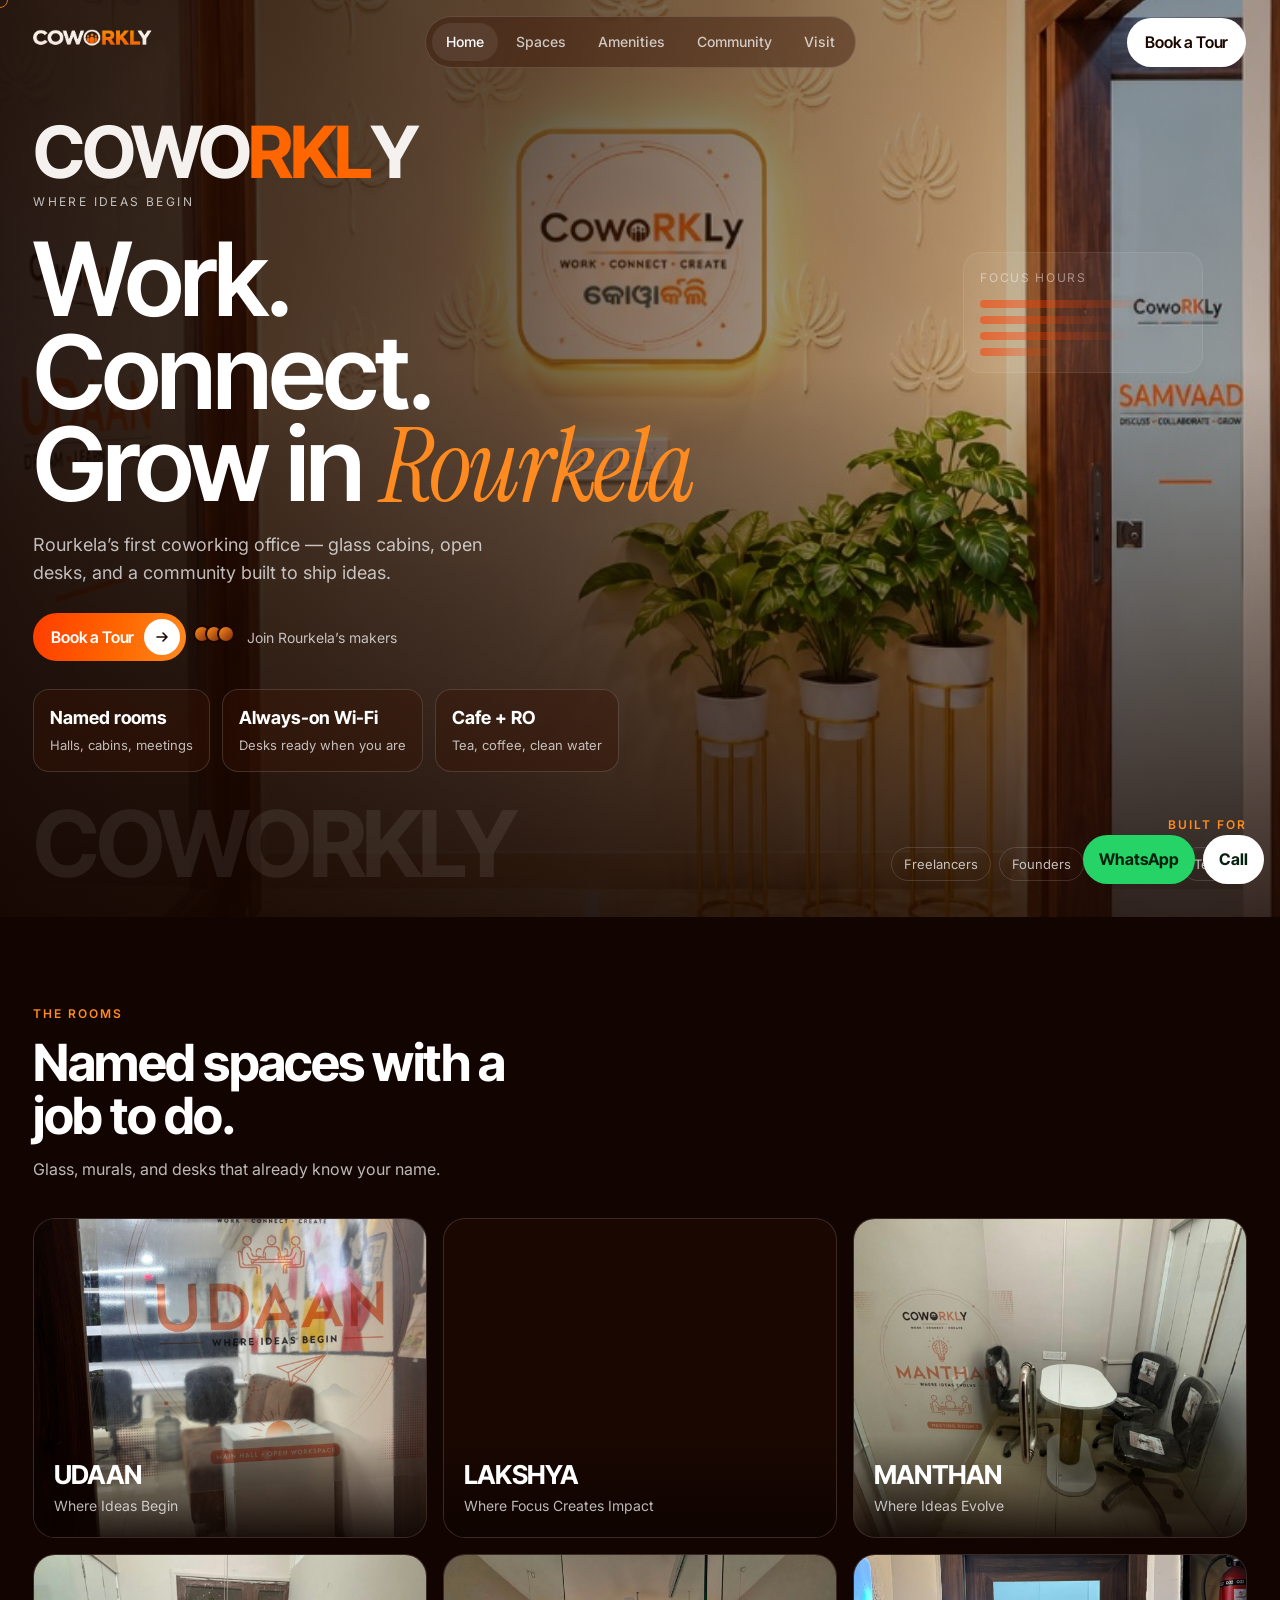
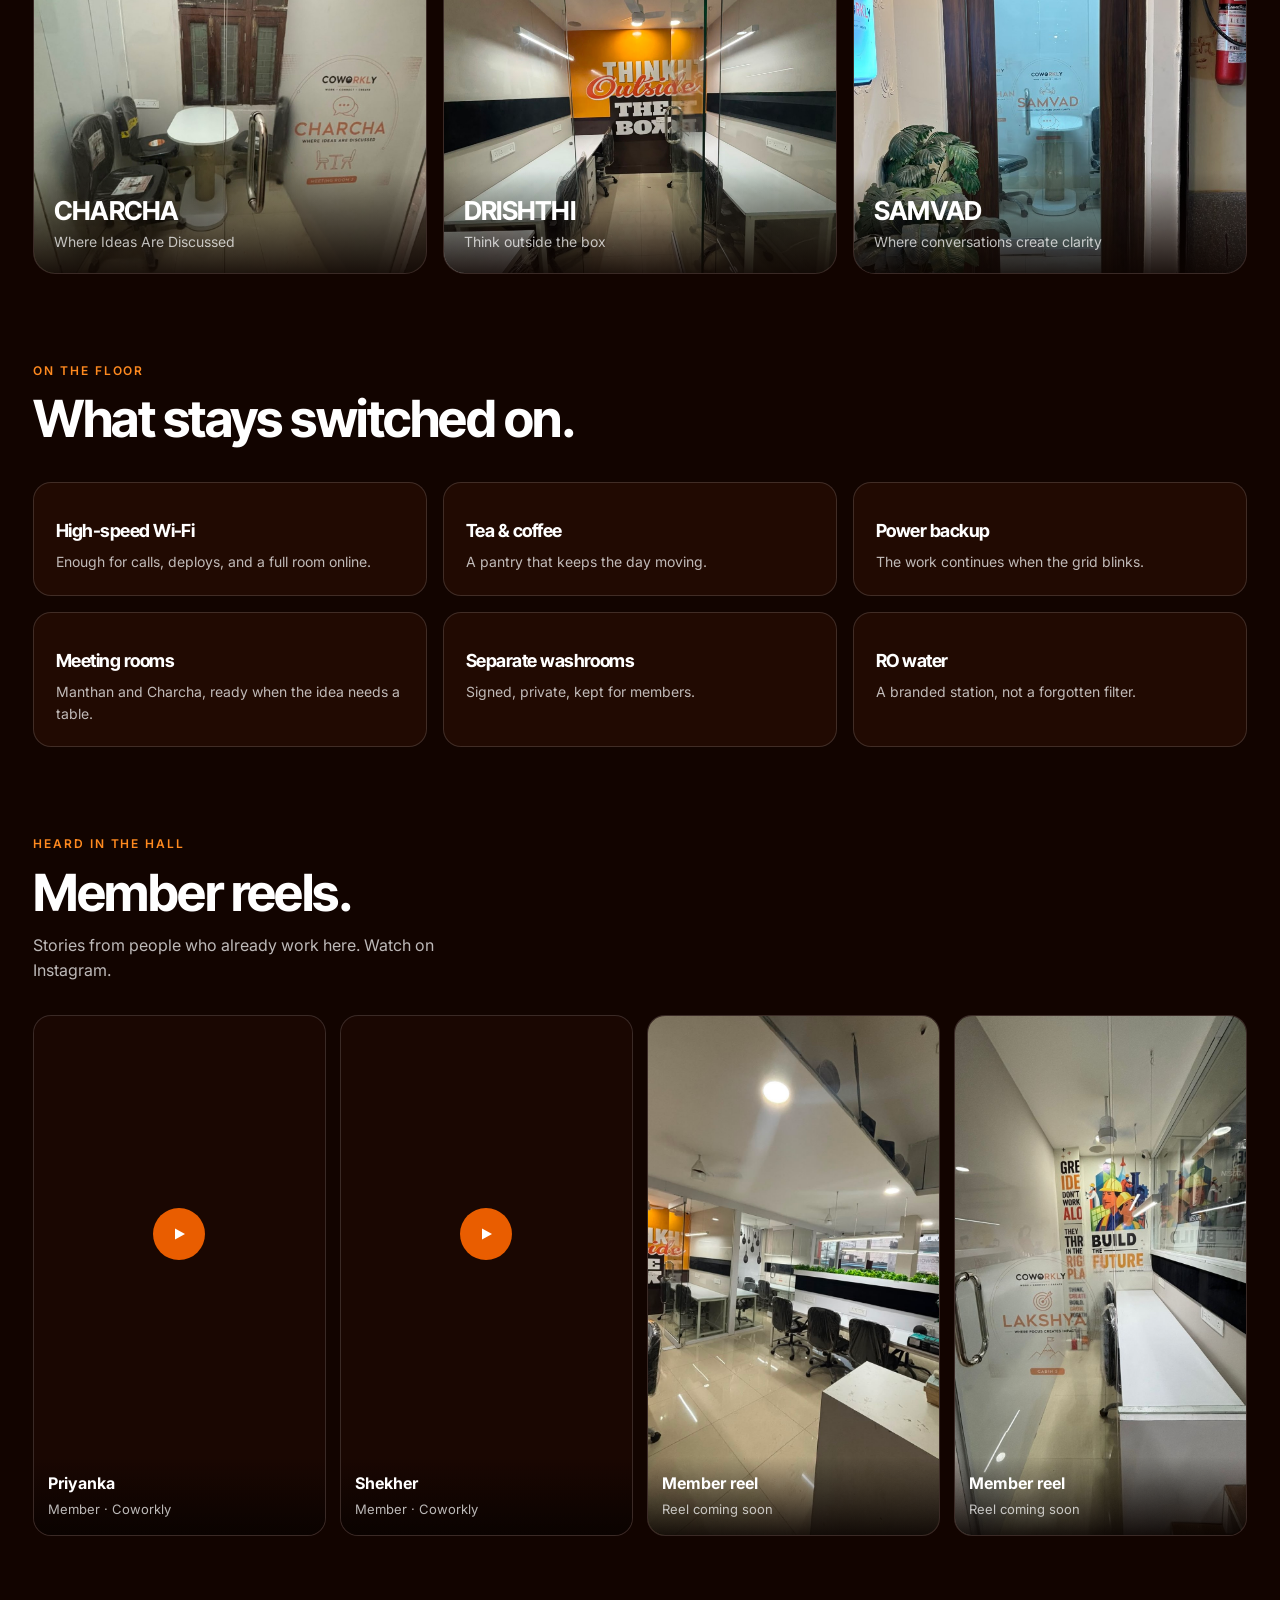
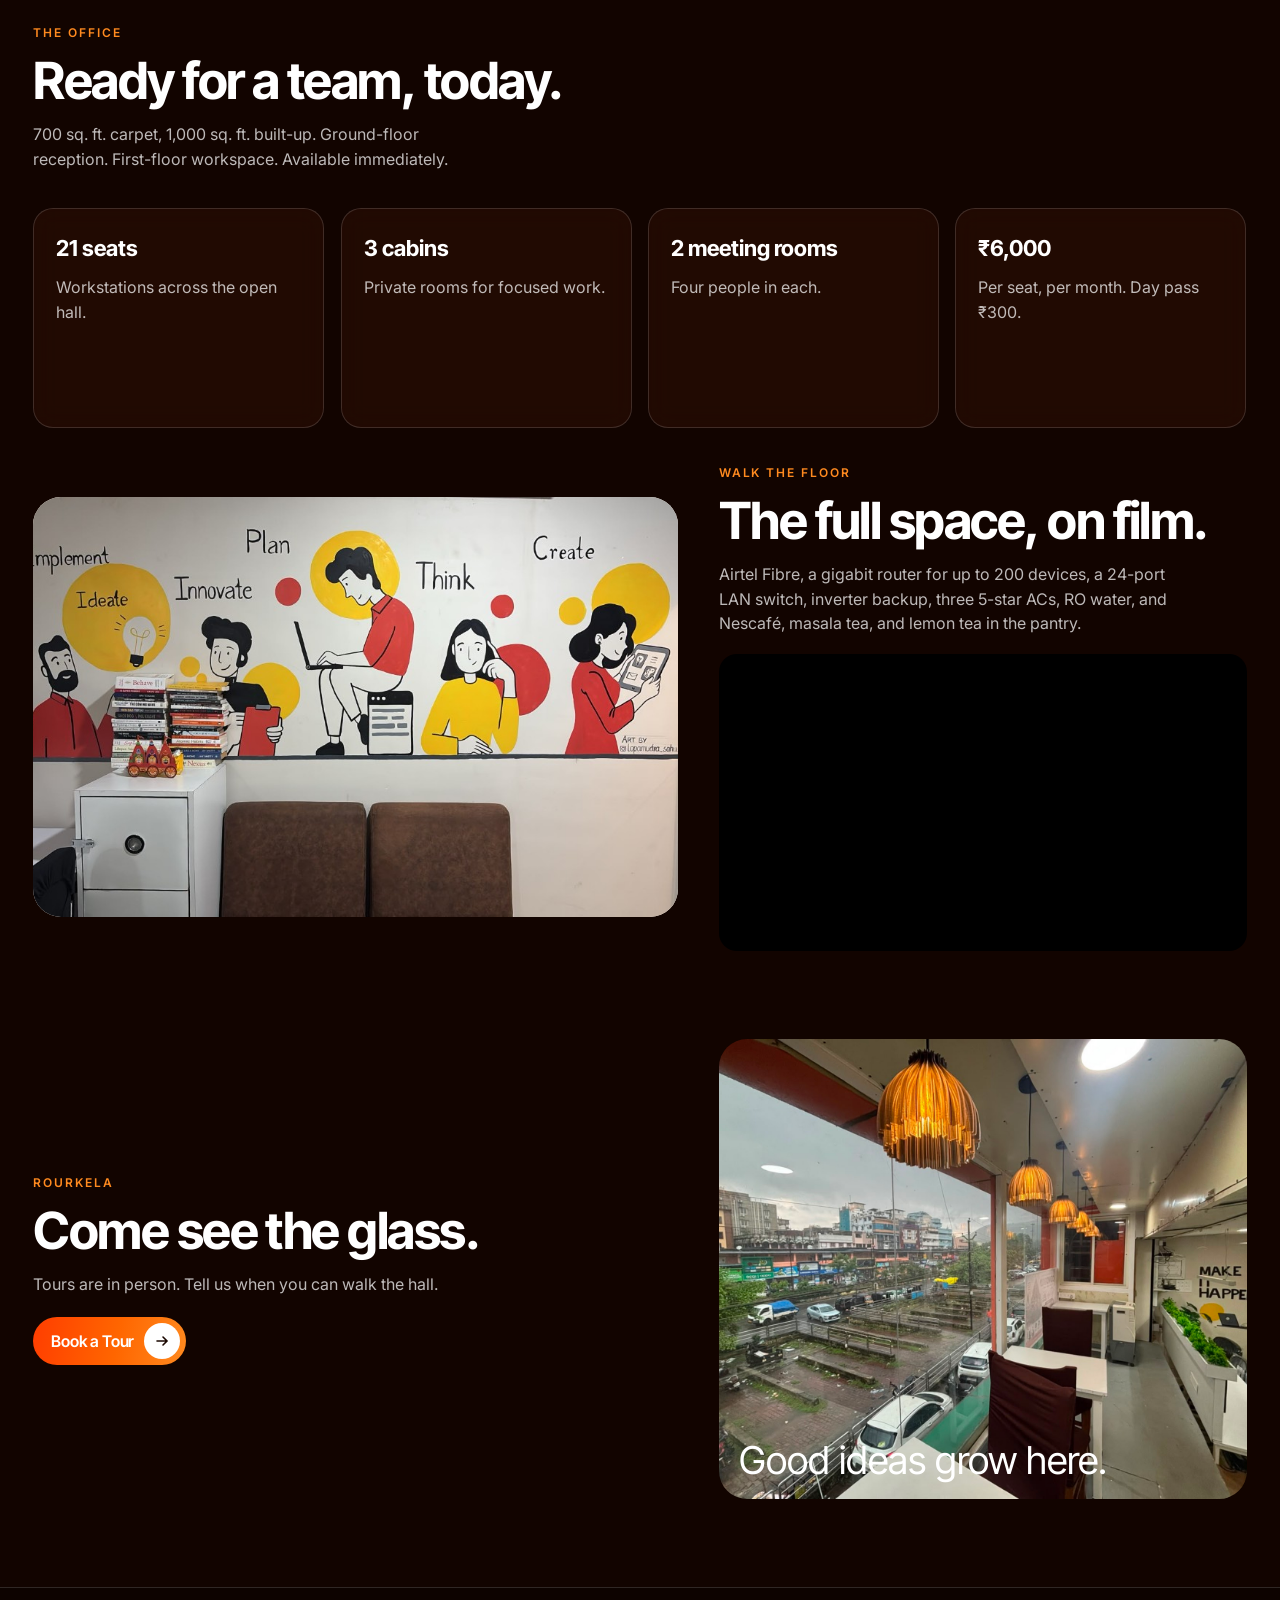
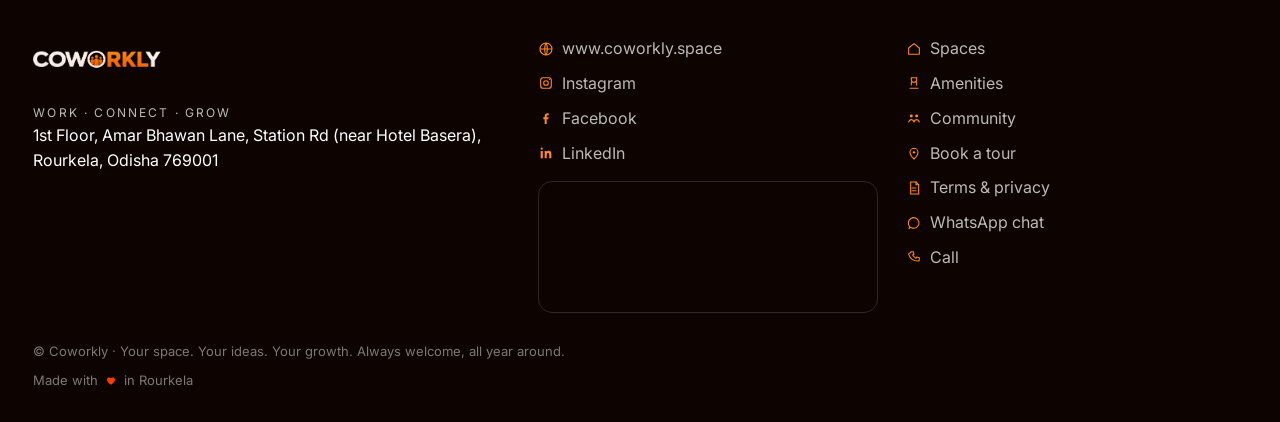
<file: index.html>
<!DOCTYPE html>
<html lang="en">
<head>
  <meta charset="UTF-8">
  <meta name="viewport" content="width=device-width, initial-scale=1">
  <title>Coworkly — Where Ideas Begin</title>
  <meta name="description" content="Rourkela’s first coworking office. Glass cabins, open desks, and a community built to ship ideas.">
  <link rel="icon" type="image/png" href="assets/brand/favicon.png">
  <meta property="og:type" content="website">
  <meta property="og:site_name" content="Coworkly">
  <meta property="og:title" content="Coworkly — Rourkela’s 1st Coworking Space">
  <meta property="og:description" content="Rourkela’s first coworking office. 21 seats, private cabins, meeting rooms, Airtel Fibre Wi-Fi, and a cafe. 1st Floor, Amar Bhawan Lane, Station Rd (near Hotel Basera), Rourkela, Odisha 769001.">
  <meta property="og:url" content="https://www.coworkly.space/">
  <meta property="og:image" content="https://www.coworkly.space/assets/brand/og-cover.jpg">
  <meta property="og:locale" content="en_IN">
  <meta name="twitter:card" content="summary_large_image">
  <meta name="twitter:title" content="Coworkly — Rourkela’s 1st Coworking Space">
  <meta name="twitter:description" content="Rourkela’s first coworking office. 21 seats, private cabins, meeting rooms, Airtel Fibre Wi-Fi, and a cafe. 1st Floor, Amar Bhawan Lane, Station Rd (near Hotel Basera), Rourkela, Odisha 769001.">
  <meta name="twitter:image" content="https://www.coworkly.space/assets/brand/og-cover.jpg">
  <link rel="canonical" href="https://www.coworkly.space/">
  <link rel="preload" as="image" href="assets/hero/lobby.jpg" fetchpriority="high">
  <script type="application/ld+json">
  {
    "@context": "https://schema.org",
    "@type": "CoworkingSpace",
    "name": "Coworkly",
    "url": "https://www.coworkly.space/",
    "image": "https://www.coworkly.space/assets/brand/og-cover.jpg",
    "description": "Rourkela’s first coworking office. 21 workstations, 3 private cabins, 2 meeting rooms, high-speed Wi-Fi and a pantry.",
    "slogan": "Work. Connect. Grow.",
    "address": {
      "@type": "PostalAddress",
      "streetAddress": "1st Floor, Amar Bhawan Lane, Station Rd (near Hotel Basera)",
      "addressLocality": "Rourkela",
      "addressRegion": "Odisha",
      "postalCode": "769001",
      "addressCountry": "IN"
    },
    "geo": { "@type": "GeoCoordinates", "latitude": 22.227, "longitude": 84.864 },
    "hasMap": "https://maps.app.goo.gl/jrW2t7eTADRbxAUbA",
    "telephone": "+919861325389",
    "sameAs": [
      "https://www.instagram.com/coworkly.space/",
      "https://www.facebook.com/coworkly.space/",
      "https://www.linkedin.com/company/coworkly.space/"
    ],
    "priceRange": "₹300–₹6000",
    "amenityFeature": [
      { "@type": "LocationFeatureSpecification", "name": "High-speed Wi-Fi", "value": true },
      { "@type": "LocationFeatureSpecification", "name": "Meeting rooms", "value": true },
      { "@type": "LocationFeatureSpecification", "name": "Air conditioning", "value": true }
    ]
  }
  </script>
  <script>
    window.dataLayer = window.dataLayer || [];
    function gtag(){dataLayer.push(arguments);}
    gtag('js', new Date());
  </script>
  <script async src="https://www.googletagmanager.com/gtm.js?id=GTM-NFXW36PJ"></script>
  <link rel="preconnect" href="https://fonts.googleapis.com">
  <link rel="preconnect" href="https://fonts.gstatic.com" crossorigin>
  <link href="https://fonts.googleapis.com/css2?family=Instrument+Serif:ital@1&family=Inter+Tight:wght@400;500;600;700&family=Inter:wght@400;500;600&display=swap" rel="stylesheet">
  <link rel="stylesheet" href="css/tokens.css">
  <link rel="stylesheet" href="css/base.css">
  <link rel="stylesheet" href="css/layout.css">
  <link rel="stylesheet" href="css/components.css">
  <link rel="stylesheet" href="css/hero.css">
  <link rel="stylesheet" href="css/testimonials.css">
</head>
<body data-page="home">
<noscript><iframe src="https://www.googletagmanager.com/ns.html?id=GTM-NFXW36PJ" height="0" width="0" style="display:none;visibility:hidden" title="Google Tag Manager"></iframe></noscript>

  <a class="skip-link" href="#main">Skip to content</a>
  <div data-include="partials/nav.html"></div>
  <main id="main">
    <section class="hero" aria-label="Coworkly">
      <div class="hero__media">
        <img fetchpriority="high" decoding="async" src="assets/hero/lobby.jpg" alt="Coworkly lobby with the lit sign between Udaan and Samvaad">
      </div>
      <div class="hero__scrim"></div>
      <aside class="ghost" aria-hidden="true">
        <p>Focus hours</p>
        <div class="bars"><i style="width:86%"></i><i style="width:64%"></i><i style="width:72%"></i><i style="width:40%"></i></div>
      </aside>
      <div class="hero__inner">
        <div class="hero__lockup rise d1">
          <p class="wordmark" aria-label="Coworkly">
            <span class="wordmark__ink">COWO</span><span class="wordmark__flame">RKL</span><span class="wordmark__ink">Y</span>
          </p>
          <span>Where Ideas Begin</span>
        </div>
        <h1 class="rise d2">Work.<br>Connect.<br>Grow in <em>Rourkela</em></h1>
        <p class="hero__sub rise d3">Rourkela’s first coworking office — glass cabins, open desks, and a community built to ship ideas.</p>
        <div class="hero__cta rise d4">
          <a class="btn btn--flame" href="visit.html">Book a Tour
            <span class="btn__arrow" aria-hidden="true">
              <svg width="16" height="16" viewBox="0 0 16 16" fill="none"><path d="M3 8h10M9 4l4 4-4 4" stroke="currentColor" stroke-width="1.6" stroke-linecap="round" stroke-linejoin="round"/></svg>
            </span>
          </a>
          <p class="proof"><span class="dots" aria-hidden="true"><i></i><i></i><i></i></span> Join Rourkela’s makers</p>
        </div>
        <div class="stats rise d5">
          <div class="stat"><b>Named rooms</b><span>Halls, cabins, meetings</span></div>
          <div class="stat"><b>Always-on Wi-Fi</b><span>Desks ready when you are</span></div>
          <div class="stat"><b>Cafe + RO</b><span>Tea, coffee, clean water</span></div>
        </div>
        <div class="hero__foot rise d6">
          <div class="watermark">COWORKLY</div>
          <div>
            <p class="kicker kicker--end">Built for</p>
            <div class="chips"><span>Freelancers</span><span>Founders</span><span>Students</span><span>Teams</span></div>
          </div>
        </div>
      </div>
    </section>

    <section class="section">
      <div class="wrap">
        <p class="kicker">The rooms</p>
        <h2>Named spaces with a job to do.</h2>
        <p class="lede">Glass, murals, and desks that already know your name.</p>
        <div class="space-grid">
          <a class="card" href="spaces.html"><img loading="lazy" decoding="async" src="assets/spaces/udaan.jpg" alt="Udaan open workspace"><div class="meta"><h3>UDAAN</h3><p>Where Ideas Begin</p></div></a>
          <a class="card" href="spaces.html"><img loading="lazy" decoding="async" src="assets/spaces/lakshya.jpg" alt="Lakshya cabin" style="object-position:center 30%"><div class="meta"><h3>LAKSHYA</h3><p>Where Focus Creates Impact</p></div></a>
          <a class="card" href="spaces.html"><img loading="lazy" decoding="async" src="assets/spaces/manthan.jpg" alt="Manthan meeting room"><div class="meta"><h3>MANTHAN</h3><p>Where Ideas Evolve</p></div></a>
          <a class="card" href="spaces.html"><img loading="lazy" decoding="async" src="assets/spaces/charcha.jpg" alt="Charcha meeting room"><div class="meta"><h3>CHARCHA</h3><p>Where Ideas Are Discussed</p></div></a>
          <a class="card" href="spaces.html"><img loading="lazy" decoding="async" src="assets/spaces/drishthi.jpg" alt="Drishthi cabin"><div class="meta"><h3>DRISHTHI</h3><p>Think outside the box</p></div></a>
          <a class="card" href="spaces.html"><img loading="lazy" decoding="async" src="assets/spaces/samvad.jpg" alt="Samvad meeting room door"><div class="meta"><h3>SAMVAD</h3><p>Where conversations create clarity</p></div></a>
        </div>
      </div>
    </section>

    <section class="section" style="padding-top:0">
      <div class="wrap">
        <p class="kicker">On the floor</p>
        <h2>What stays switched on.</h2>
        <div class="amenity-grid">
          <article class="amenity"><h3>High-speed Wi-Fi</h3><p>Enough for calls, deploys, and a full room online.</p></article>
          <article class="amenity"><h3>Tea & coffee</h3><p>A pantry that keeps the day moving.</p></article>
          <article class="amenity"><h3>Power backup</h3><p>The work continues when the grid blinks.</p></article>
          <article class="amenity"><h3>Meeting rooms</h3><p>Manthan and Charcha, ready when the idea needs a table.</p></article>
          <article class="amenity"><h3>Separate washrooms</h3><p>Signed, private, kept for members.</p></article>
          <article class="amenity"><h3>RO water</h3><p>A branded station, not a forgotten filter.</p></article>
        </div>
      </div>
    </section>

    <!-- Drop MP4s into assets/reels/ and append objects in js/testimonials.js -->
    <section class="section" style="padding-top:0">
      <div class="wrap">
        <p class="kicker">Heard in the hall</p>
        <h2>Member reels.</h2>
        <p class="lede">Stories from people who already work here. Watch on <a href="https://instagram.com/coworkly.space">Instagram</a>.</p>
        <div class="reel-row" data-reels></div>
      </div>
    </section>

    <section class="section" style="padding-top:0">
      <div class="wrap">
        <p class="kicker">The office</p>
        <h2>Ready for a team, today.</h2>
        <p class="lede">700 sq. ft. carpet, 1,000 sq. ft. built-up. Ground-floor reception. First-floor workspace. Available immediately.</p>
        <div class="plan-grid">
          <article class="plan"><strong>21 seats</strong><p>Workstations across the open hall.</p></article>
          <article class="plan"><strong>3 cabins</strong><p>Private rooms for focused work.</p></article>
          <article class="plan"><strong>2 meeting rooms</strong><p>Four people in each.</p></article>
          <article class="plan"><strong>₹6,000</strong><p>Per seat, per month. Day pass ₹300.</p></article>
        </div>
        <div class="split" style="margin-top:36px">
          <div class="story-panel" style="min-height:420px;background:#f6efe4">
            <img loading="lazy" decoding="async" src="assets/illustrations/cafe.jpg" alt="Mural at Coworkly: Ideate, Innovate, Plan, Think, Create">
          </div>
          <div>
            <p class="kicker">Walk the floor</p>
            <h2>The full space, on film.</h2>
            <p class="lede">Airtel Fibre, a gigabit router for up to 200 devices, a 24-port LAN switch, inverter backup, three 5-star ACs, RO water, and Nescafé, masala tea, and lemon tea in the pantry.</p>
            <div class="video-frame">
              <iframe src="https://www.youtube.com/embed/uKGbbF8cyVk" title="Welcome to Coworkly — Rourkela’s 1st coworking space" allow="accelerometer; autoplay; clipboard-write; encrypted-media; gyroscope; picture-in-picture; web-share" allowfullscreen></iframe>
            </div>
          </div>
        </div>
      </div>
    </section>

    <section class="section" style="padding-top:0">
      <div class="wrap split">
        <div>
          <p class="kicker">Rourkela</p>
          <h2>Come see the glass.</h2>
          <p class="lede">Tours are in person. Tell us when you can walk the hall.</p>
          <p style="margin-top:20px"><a class="btn btn--flame" href="visit.html">Book a Tour <span class="btn__arrow"><svg width="16" height="16" viewBox="0 0 16 16" fill="none"><path d="M3 8h10M9 4l4 4-4 4" stroke="currentColor" stroke-width="1.6" stroke-linecap="round"/></svg></span></a></p>
        </div>
        <div class="story-panel">
          <img loading="lazy" decoding="async" src="assets/hero/hero-window.jpg" alt="Open seating with glass front">
          <p class="cap">Good ideas grow here.</p>
        </div>
      </div>
    </section>
  </main>
  <div data-include="partials/footer.html"></div>
  <div class="modal" data-modal aria-hidden="true" role="dialog" aria-modal="true" aria-label="Member reel">
    <div class="modal__frame">
      <header><strong data-modal-title>Reel</strong><button type="button" data-close>Close</button></header>
      <video controls playsinline></video>
    </div>
  </div>
  <script type="module" src="js/main.min.js"></script>
</body>
</html>
</file>
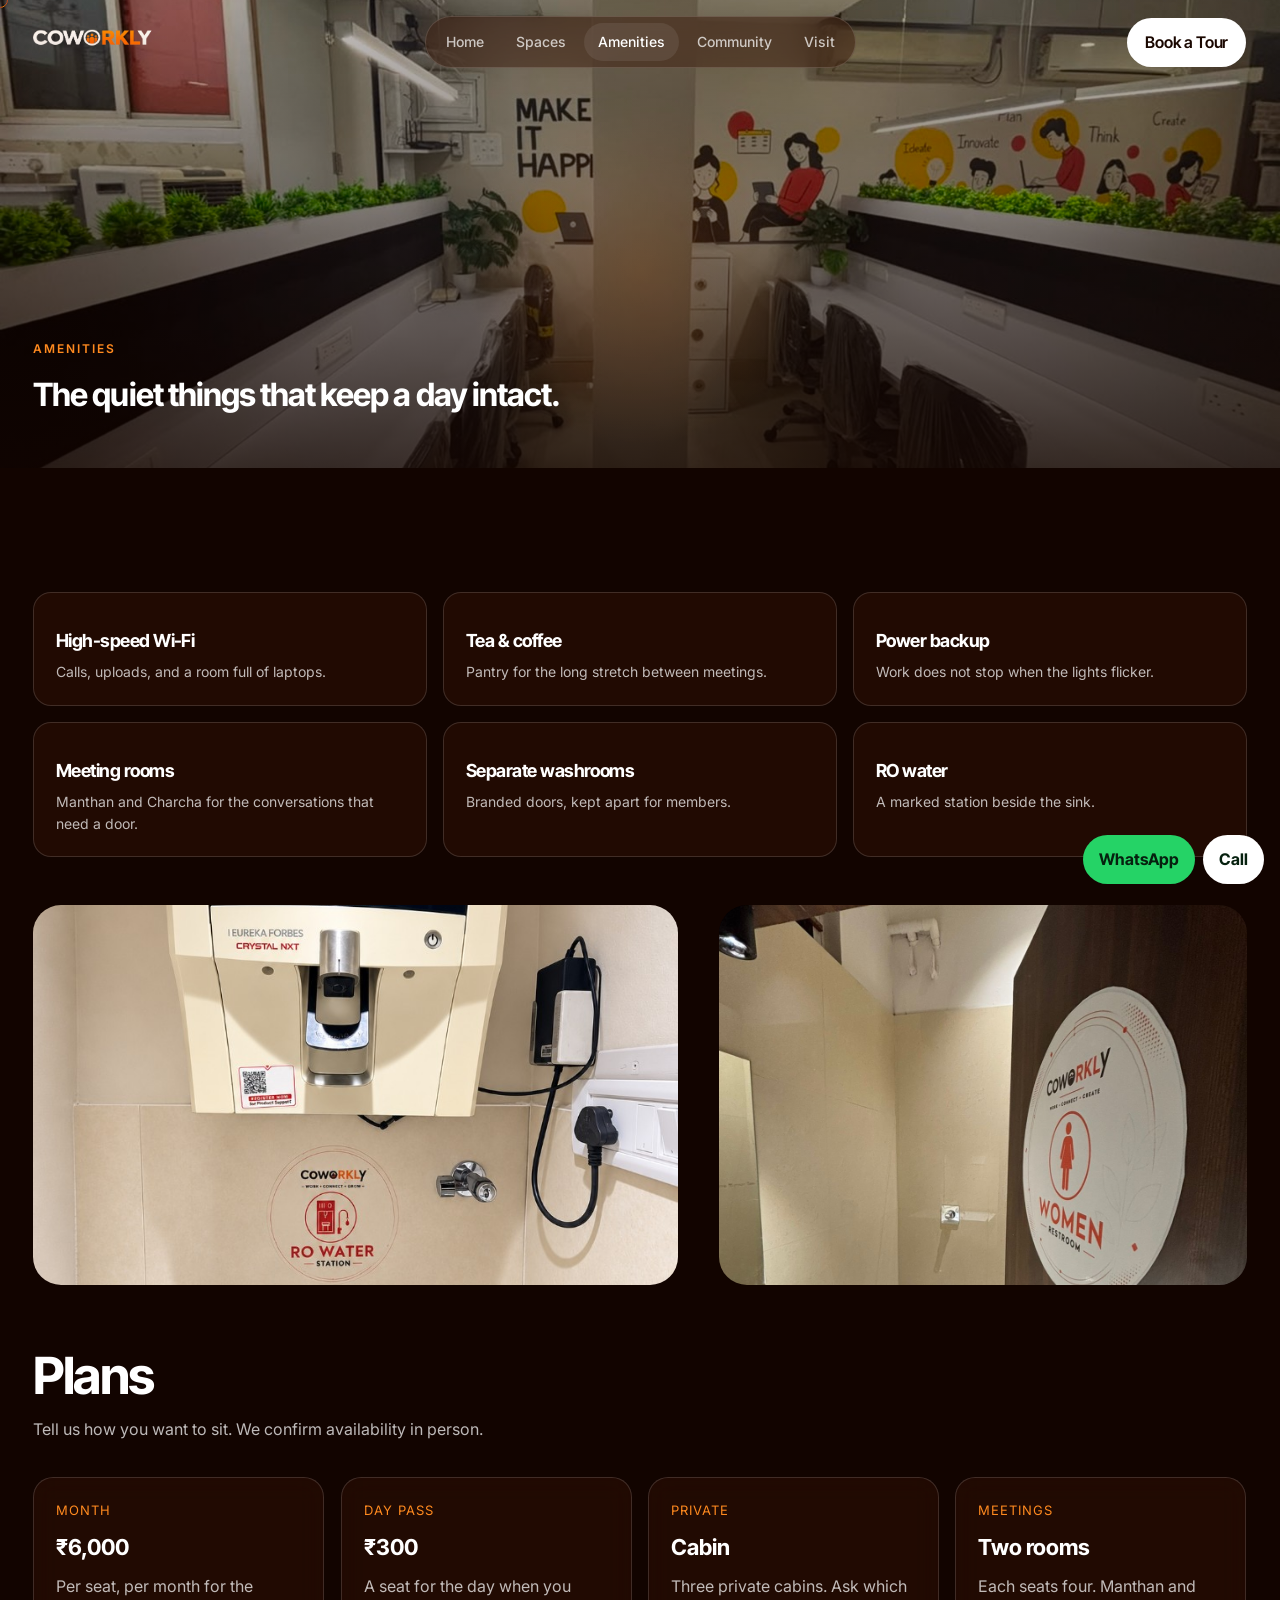
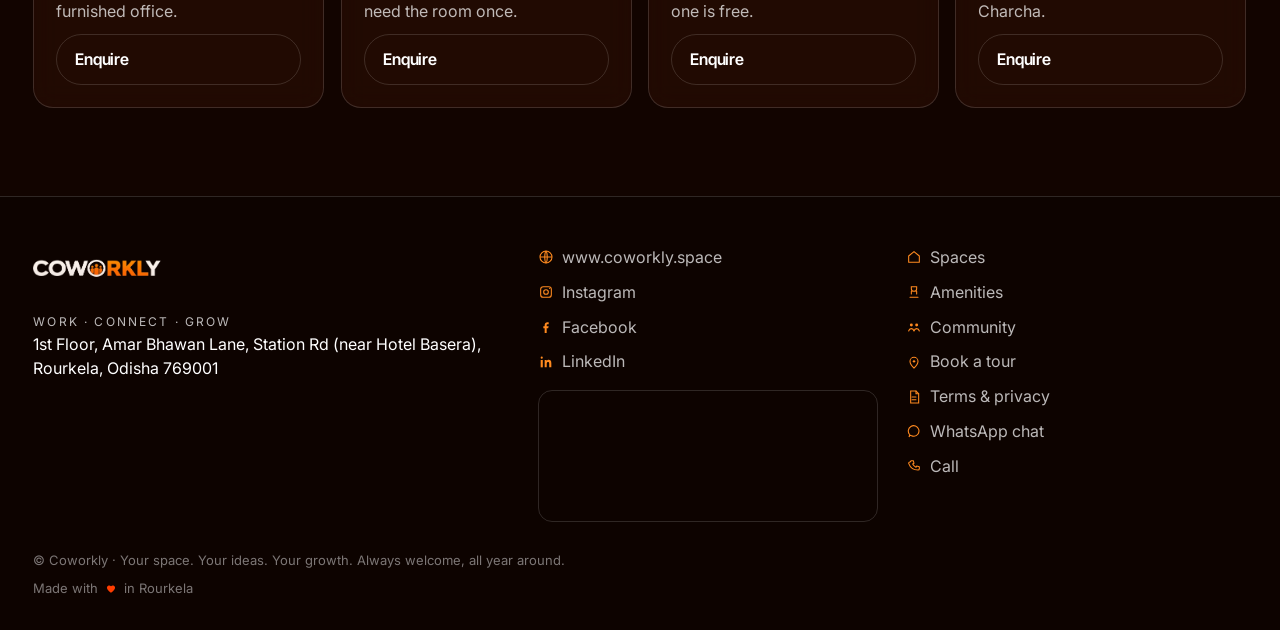
<file: amenities.html>
<!DOCTYPE html>
<html lang="en">
<head>
  <meta charset="UTF-8">
  <meta name="viewport" content="width=device-width, initial-scale=1">
  <meta name="description" content="High-speed Wi-Fi, AC, pantry, RO water, meeting rooms. ₹6,000 per seat per month. Day pass ₹300.">
  <title>Amenities — Coworkly</title>
  <link rel="icon" type="image/png" href="assets/brand/favicon.png">
  <meta property="og:type" content="website">
  <meta property="og:site_name" content="Coworkly">
  <meta property="og:title" content="Amenities & pricing — Coworkly">
  <meta property="og:description" content="High-speed Wi-Fi, AC, pantry, RO water, meeting rooms. ₹6,000 per seat per month. Day pass ₹300.">
  <meta property="og:url" content="https://www.coworkly.space/amenities.html">
  <meta property="og:image" content="https://www.coworkly.space/assets/brand/og-cover.jpg">
  <meta property="og:locale" content="en_IN">
  <meta name="twitter:card" content="summary_large_image">
  <meta name="twitter:title" content="Amenities & pricing — Coworkly">
  <meta name="twitter:description" content="High-speed Wi-Fi, AC, pantry, RO water, meeting rooms. ₹6,000 per seat per month. Day pass ₹300.">
  <meta name="twitter:image" content="https://www.coworkly.space/assets/brand/og-cover.jpg">
  <link rel="canonical" href="https://www.coworkly.space/amenities.html">
  <script>
    window.dataLayer = window.dataLayer || [];
    function gtag(){dataLayer.push(arguments);}
    gtag('js', new Date());
  </script>
  <script async src="https://www.googletagmanager.com/gtm.js?id=GTM-NFXW36PJ"></script>
  <link href="https://fonts.googleapis.com/css2?family=Inter+Tight:wght@500;600;700&family=Inter:wght@400;500&display=swap" rel="stylesheet">
  <link rel="stylesheet" href="css/tokens.css">
  <link rel="stylesheet" href="css/base.css">
  <link rel="stylesheet" href="css/layout.css">
  <link rel="stylesheet" href="css/components.css">
</head>
<body data-page="amenities">
<noscript><iframe src="https://www.googletagmanager.com/ns.html?id=GTM-NFXW36PJ" height="0" width="0" style="display:none;visibility:hidden" title="Google Tag Manager"></iframe></noscript>

  <a class="skip-link" href="#main">Skip to content</a>
  <div data-include="partials/nav.html"></div>
  <header class="page-hero">
    <img loading="lazy" decoding="async" src="assets/spaces/open-desks-2.jpg" alt="Open seating and plants">
    <div class="scrim"></div>
    <div class="copy">
      <p class="kicker">Amenities</p>
      <h1>The quiet things that keep a day intact.</h1>
    </div>
  </header>
  <main id="main" class="section">
    <div class="wrap">
      <div class="amenity-grid">
        <article class="amenity"><h3>High-speed Wi-Fi</h3><p>Calls, uploads, and a room full of laptops.</p></article>
        <article class="amenity"><h3>Tea & coffee</h3><p>Pantry for the long stretch between meetings.</p></article>
        <article class="amenity"><h3>Power backup</h3><p>Work does not stop when the lights flicker.</p></article>
        <article class="amenity"><h3>Meeting rooms</h3><p>Manthan and Charcha for the conversations that need a door.</p></article>
        <article class="amenity"><h3>Separate washrooms</h3><p>Branded doors, kept apart for members.</p></article>
        <article class="amenity"><h3>RO water</h3><p>A marked station beside the sink.</p></article>
      </div>
      <div class="split" style="margin-top:48px">
        <div class="story-panel" style="min-height:380px">
          <img loading="lazy" decoding="async" src="assets/amenities/ro-station.jpg" alt="Eureka Forbes Crystal NXT RO water station" style="object-position:center">
        </div>
        <div>
          <div class="story-panel" style="min-height:380px">
            <img loading="lazy" decoding="async" src="assets/amenities/washroom-women.jpg" alt="Washroom door branding" style="object-position:center 20%">
          </div>
        </div>
      </div>
      <h2 style="margin-top:64px">Plans</h2>
      <p class="lede">Tell us how you want to sit. We confirm availability in person.</p>
      <div class="plan-grid">
        <article class="plan"><span>Month</span><strong>₹6,000</strong><p>Per seat, per month for the furnished office.</p><a class="btn btn--ghost" href="visit.html">Enquire</a></article>
        <article class="plan"><span>Day pass</span><strong>₹300</strong><p>A seat for the day when you need the room once.</p><a class="btn btn--ghost" href="visit.html">Enquire</a></article>
        <article class="plan"><span>Private</span><strong>Cabin</strong><p>Three private cabins. Ask which one is free.</p><a class="btn btn--ghost" href="visit.html">Enquire</a></article>
        <article class="plan"><span>Meetings</span><strong>Two rooms</strong><p>Each seats four. Manthan and Charcha.</p><a class="btn btn--ghost" href="visit.html">Enquire</a></article>
      </div>
    </div>
  </main>
  <div data-include="partials/footer.html"></div>
  <script type="module" src="js/main.min.js"></script>
</body>
</html>
</file>
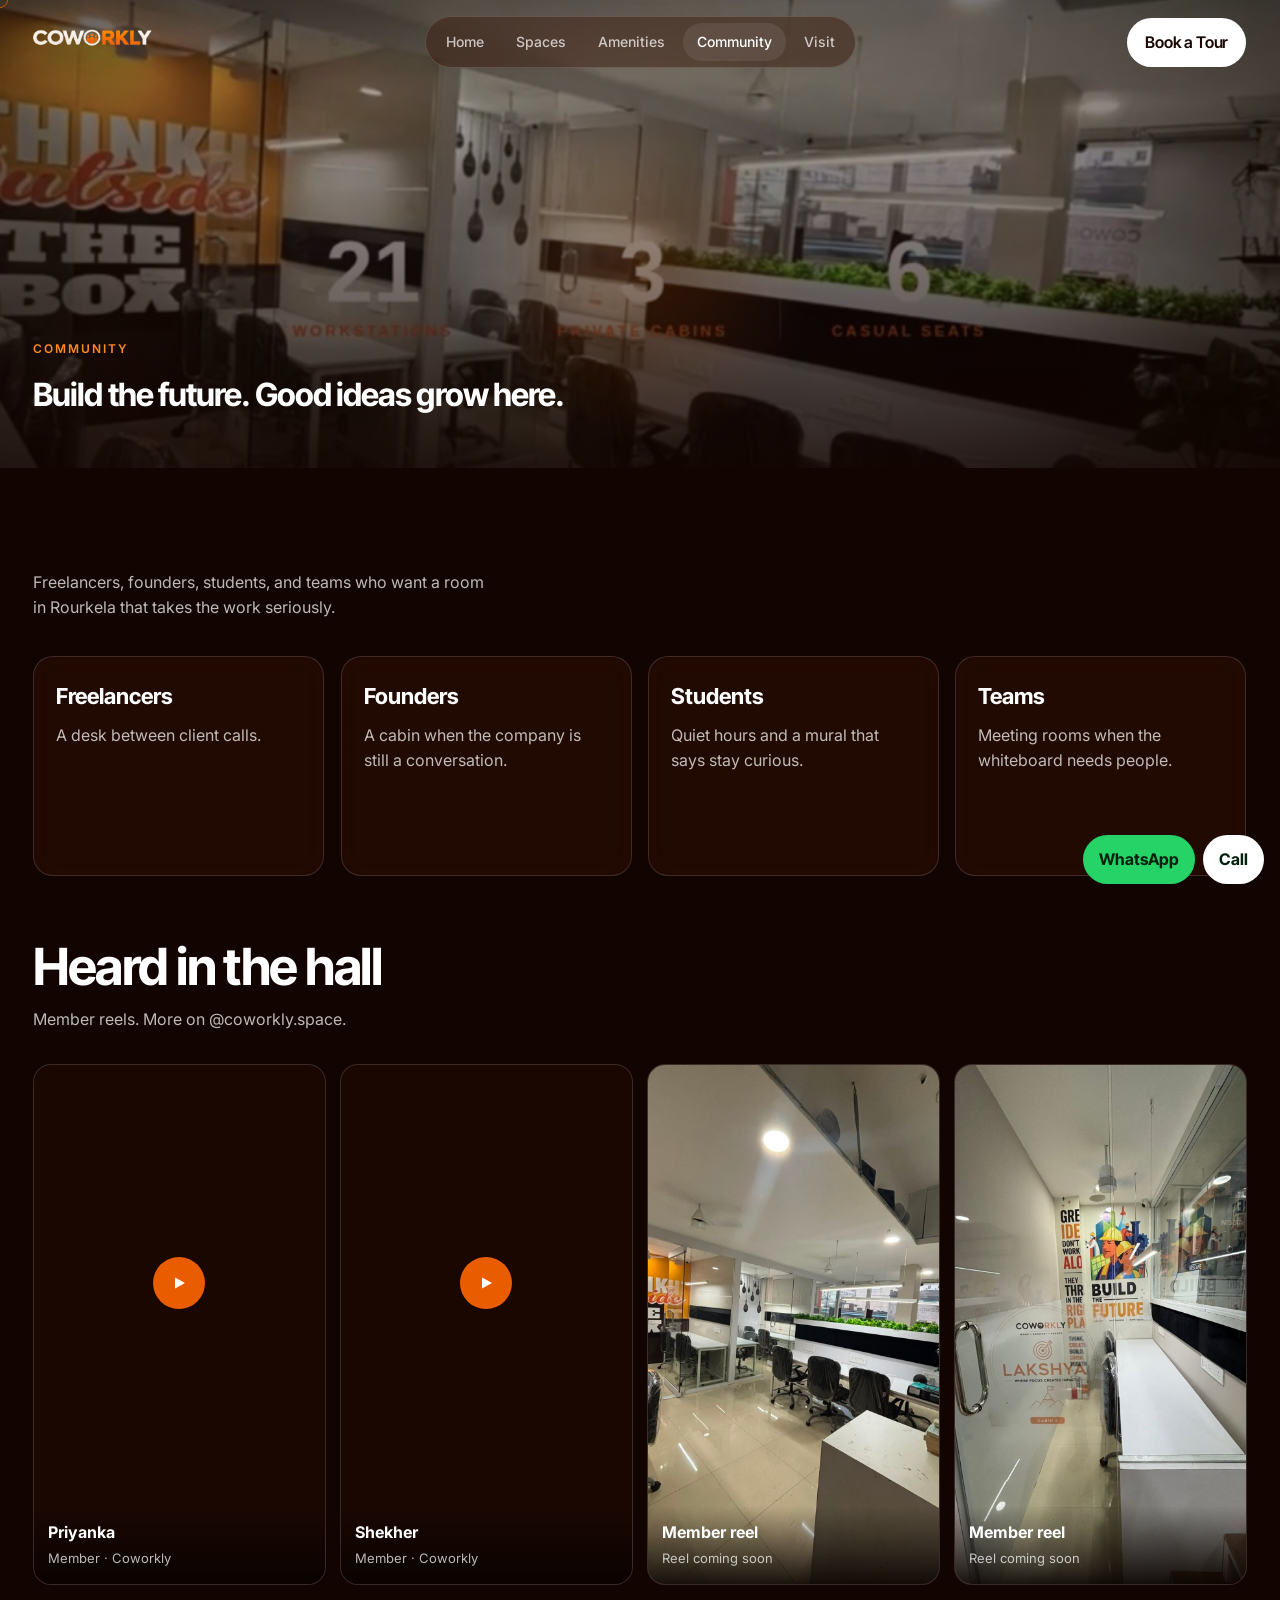
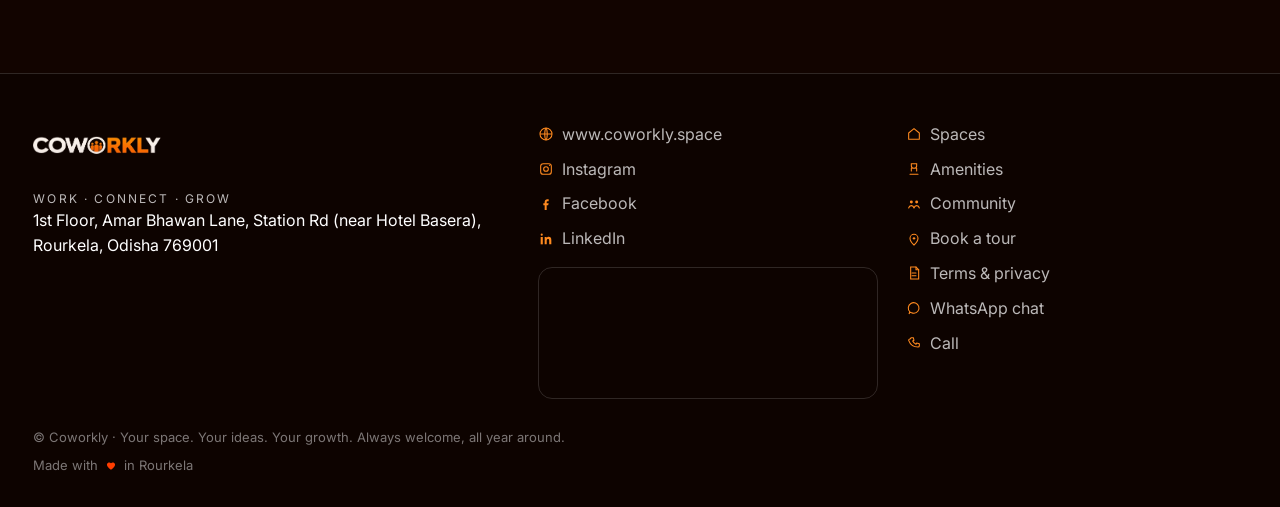
<file: community.html>
<!DOCTYPE html>
<html lang="en">
<head>
  <meta charset="UTF-8">
  <meta name="viewport" content="width=device-width, initial-scale=1">
  <meta name="description" content="A workspace for freelancers, entrepreneurs, WFH professionals, developers, students, and teams in Rourkela.">
  <title>Community — Coworkly</title>
  <link rel="icon" type="image/png" href="assets/brand/favicon.png">
  <meta property="og:type" content="website">
  <meta property="og:site_name" content="Coworkly">
  <meta property="og:title" content="Community — Coworkly">
  <meta property="og:description" content="A workspace for freelancers, entrepreneurs, WFH professionals, developers, students, and teams in Rourkela.">
  <meta property="og:url" content="https://www.coworkly.space/community.html">
  <meta property="og:image" content="https://www.coworkly.space/assets/brand/og-cover.jpg">
  <meta property="og:locale" content="en_IN">
  <meta name="twitter:card" content="summary_large_image">
  <meta name="twitter:title" content="Community — Coworkly">
  <meta name="twitter:description" content="A workspace for freelancers, entrepreneurs, WFH professionals, developers, students, and teams in Rourkela.">
  <meta name="twitter:image" content="https://www.coworkly.space/assets/brand/og-cover.jpg">
  <link rel="canonical" href="https://www.coworkly.space/community.html">
  <script>
    window.dataLayer = window.dataLayer || [];
    function gtag(){dataLayer.push(arguments);}
    gtag('js', new Date());
  </script>
  <script async src="https://www.googletagmanager.com/gtm.js?id=GTM-NFXW36PJ"></script>
  <link href="https://fonts.googleapis.com/css2?family=Inter+Tight:wght@500;600;700&family=Inter:wght@400;500&display=swap" rel="stylesheet">
  <link rel="stylesheet" href="css/tokens.css">
  <link rel="stylesheet" href="css/base.css">
  <link rel="stylesheet" href="css/layout.css">
  <link rel="stylesheet" href="css/components.css">
  <link rel="stylesheet" href="css/testimonials.css">
</head>
<body data-page="community">
<noscript><iframe src="https://www.googletagmanager.com/ns.html?id=GTM-NFXW36PJ" height="0" width="0" style="display:none;visibility:hidden" title="Google Tag Manager"></iframe></noscript>

  <a class="skip-link" href="#main">Skip to content</a>
  <div data-include="partials/nav.html"></div>
  <header class="page-hero">
    <img loading="lazy" decoding="async" src="assets/brand/og-cover.jpg" alt="Coworkly — Rourkela’s first coworking space" style="object-position:center 30%">
    <div class="scrim"></div>
    <div class="copy">
      <p class="kicker">Community</p>
      <h1>Build the future. Good ideas grow here.</h1>
    </div>
  </header>
  <main id="main" class="section">
    <div class="wrap">
      <p class="lede">Freelancers, founders, students, and teams who want a room in Rourkela that takes the work seriously.</p>
      <div class="plan-grid">
        <article class="plan"><strong>Freelancers</strong><p>A desk between client calls.</p></article>
        <article class="plan"><strong>Founders</strong><p>A cabin when the company is still a conversation.</p></article>
        <article class="plan"><strong>Students</strong><p>Quiet hours and a mural that says stay curious.</p></article>
        <article class="plan"><strong>Teams</strong><p>Meeting rooms when the whiteboard needs people.</p></article>
      </div>
      <!-- Drop MP4s into assets/reels/ and append objects in js/testimonials.js -->
      <h2 style="margin-top:64px">Heard in the hall</h2>
      <p class="lede">Member reels. More on <a href="https://instagram.com/coworkly.space">@coworkly.space</a>.</p>
      <div class="reel-row" data-reels></div>
    </div>
  </main>
  <div data-include="partials/footer.html"></div>
  <div class="modal" data-modal aria-hidden="true" role="dialog" aria-modal="true" aria-label="Member reel">
    <div class="modal__frame">
      <header><strong data-modal-title>Reel</strong><button type="button" data-close>Close</button></header>
      <video controls playsinline></video>
    </div>
  </div>
  <script type="module" src="js/main.min.js"></script>
</body>
</html>
</file>
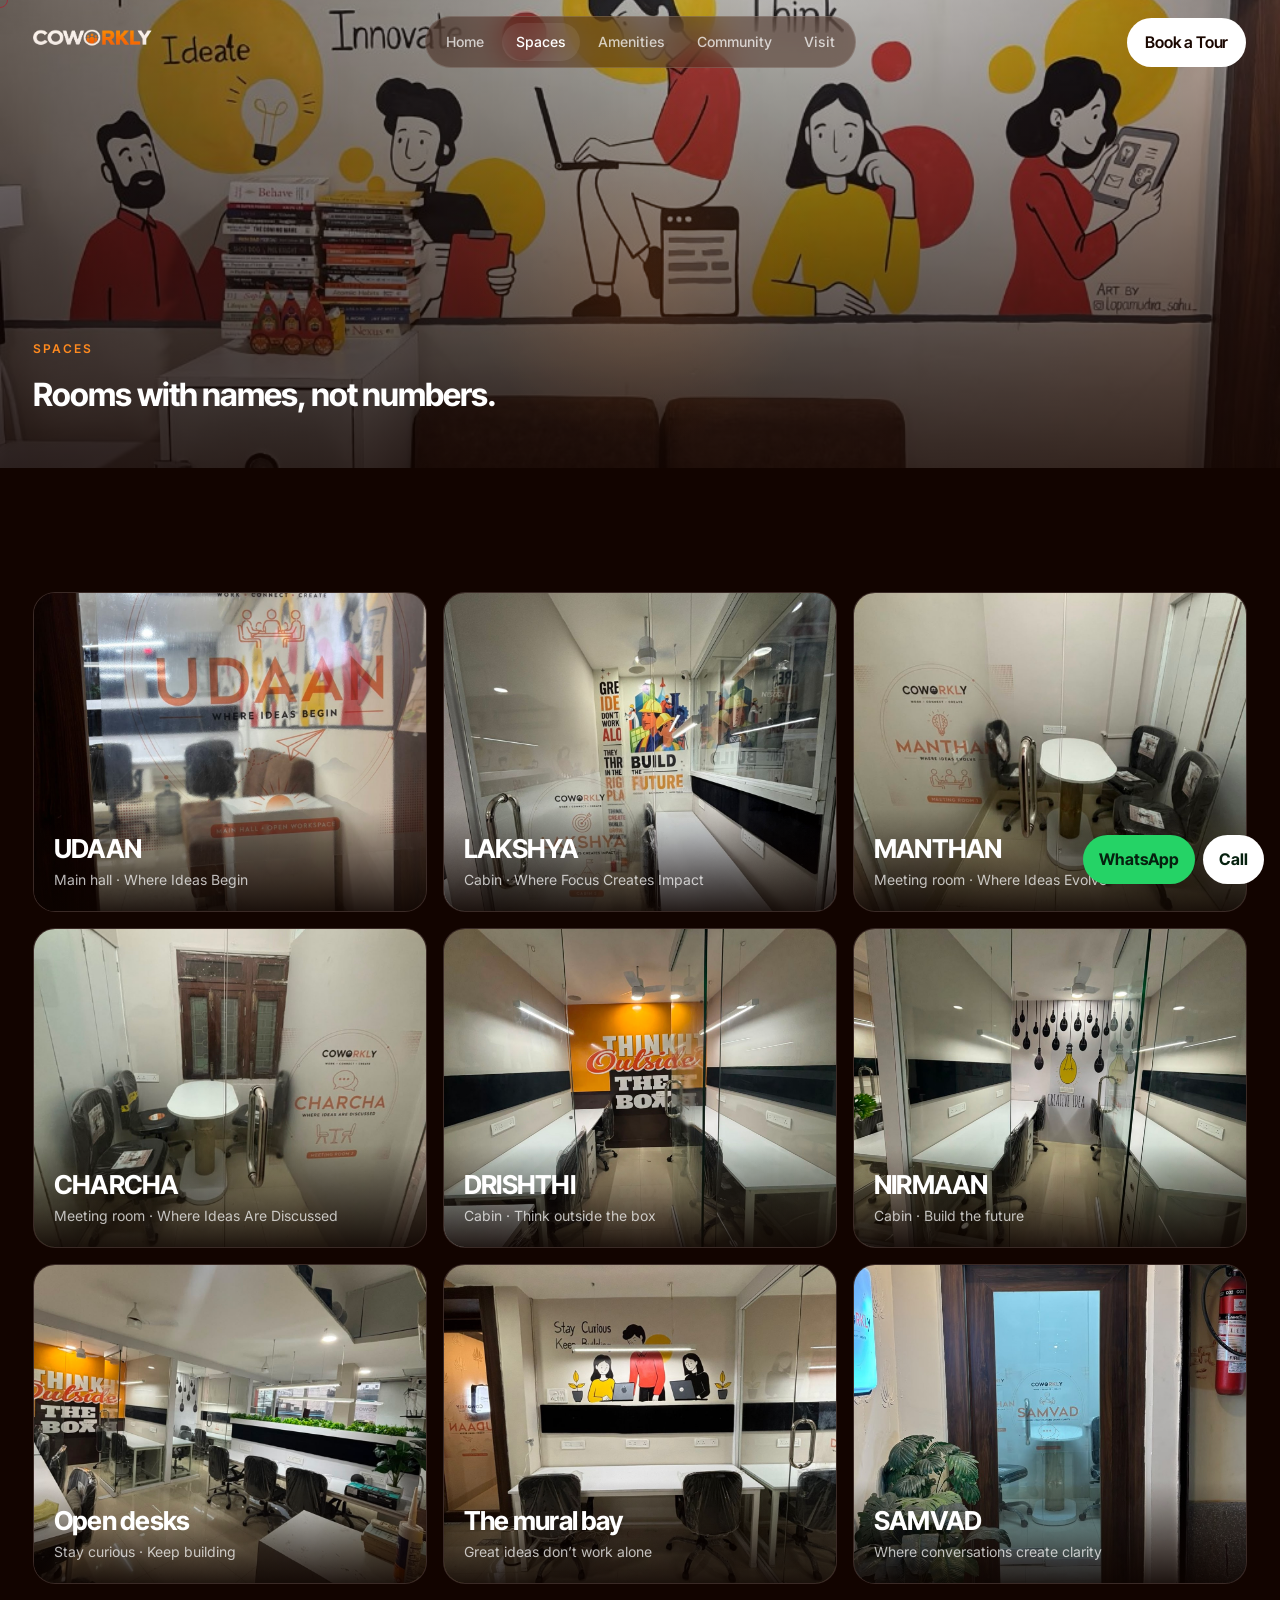
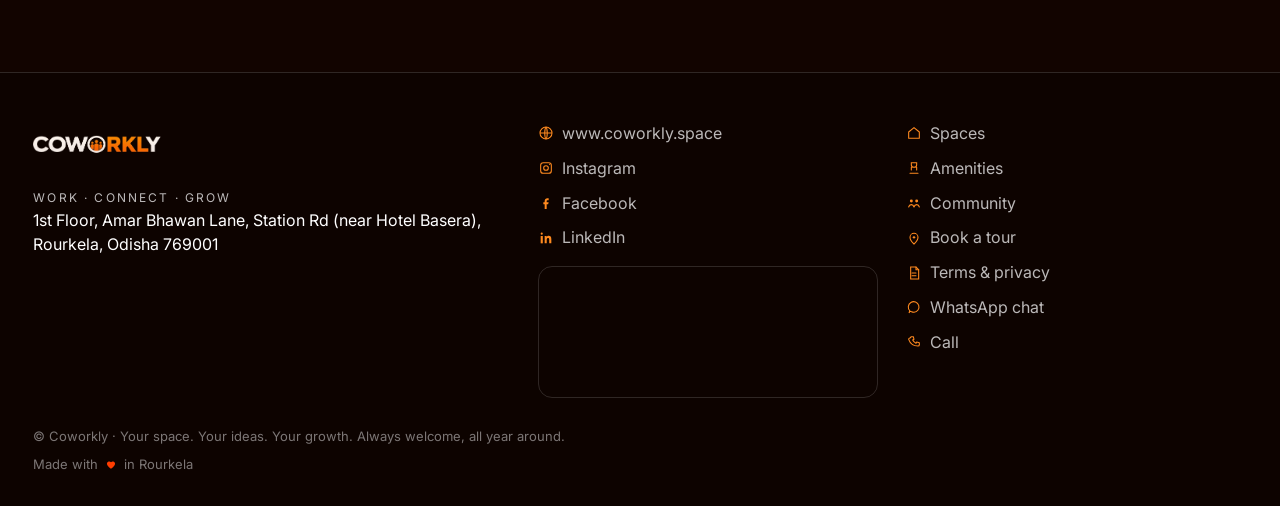
<file: spaces.html>
<!DOCTYPE html>
<html lang="en">
<head>
  <meta charset="UTF-8">
  <meta name="viewport" content="width=device-width, initial-scale=1">
  <meta name="description" content="Udaan, Lakshya, Manthan, Charcha and private cabins at Coworkly, Rourkela’s first coworking space.">
  <title>Spaces — Coworkly</title>
  <link rel="icon" type="image/png" href="assets/brand/favicon.png">
  <meta property="og:type" content="website">
  <meta property="og:site_name" content="Coworkly">
  <meta property="og:title" content="Spaces — Coworkly Rourkela">
  <meta property="og:description" content="Udaan, Lakshya, Manthan, Charcha and private cabins at Coworkly, Rourkela’s first coworking space.">
  <meta property="og:url" content="https://www.coworkly.space/spaces.html">
  <meta property="og:image" content="https://www.coworkly.space/assets/brand/og-cover.jpg">
  <meta property="og:locale" content="en_IN">
  <meta name="twitter:card" content="summary_large_image">
  <meta name="twitter:title" content="Spaces — Coworkly Rourkela">
  <meta name="twitter:description" content="Udaan, Lakshya, Manthan, Charcha and private cabins at Coworkly, Rourkela’s first coworking space.">
  <meta name="twitter:image" content="https://www.coworkly.space/assets/brand/og-cover.jpg">
  <link rel="canonical" href="https://www.coworkly.space/spaces.html">
  <script>
    window.dataLayer = window.dataLayer || [];
    function gtag(){dataLayer.push(arguments);}
    gtag('js', new Date());
  </script>
  <script async src="https://www.googletagmanager.com/gtm.js?id=GTM-NFXW36PJ"></script>
  <link rel="preconnect" href="https://fonts.googleapis.com">
  <link href="https://fonts.googleapis.com/css2?family=Inter+Tight:wght@500;600;700&family=Inter:wght@400;500&display=swap" rel="stylesheet">
  <link rel="stylesheet" href="css/tokens.css">
  <link rel="stylesheet" href="css/base.css">
  <link rel="stylesheet" href="css/layout.css">
  <link rel="stylesheet" href="css/components.css">
</head>
<body data-page="spaces">
<noscript><iframe src="https://www.googletagmanager.com/ns.html?id=GTM-NFXW36PJ" height="0" width="0" style="display:none;visibility:hidden" title="Google Tag Manager"></iframe></noscript>

  <a class="skip-link" href="#main">Skip to content</a>
  <div data-include="partials/nav.html"></div>
  <header class="page-hero">
    <img loading="lazy" decoding="async" src="assets/spaces/udaan-header.jpg" alt="Udaan mural: Ideate, Innovate, Plan, Think, Create">
    <div class="scrim"></div>
    <div class="copy">
      <p class="kicker">Spaces</p>
      <h1>Rooms with names, not numbers.</h1>
    </div>
  </header>
  <main id="main" class="section">
    <div class="wrap">
      <div class="space-grid">
        <article class="card"><img loading="lazy" decoding="async" src="assets/spaces/udaan.jpg" alt=""><div class="meta"><h3>UDAAN</h3><p>Main hall · Where Ideas Begin</p></div></article>
        <article class="card"><img loading="lazy" decoding="async" src="assets/spaces/lakshya.jpg" alt="" style="object-position:center 28%"><div class="meta"><h3>LAKSHYA</h3><p>Cabin · Where Focus Creates Impact</p></div></article>
        <article class="card"><img loading="lazy" decoding="async" src="assets/spaces/manthan.jpg" alt=""><div class="meta"><h3>MANTHAN</h3><p>Meeting room · Where Ideas Evolve</p></div></article>
        <article class="card"><img loading="lazy" decoding="async" src="assets/spaces/charcha.jpg" alt=""><div class="meta"><h3>CHARCHA</h3><p>Meeting room · Where Ideas Are Discussed</p></div></article>
        <article class="card"><img loading="lazy" decoding="async" src="assets/spaces/drishthi.jpg" alt=""><div class="meta"><h3>DRISHTHI</h3><p>Cabin · Think outside the box</p></div></article>
        <article class="card"><img loading="lazy" decoding="async" src="assets/spaces/nirmaan.jpg" alt=""><div class="meta"><h3>NIRMAAN</h3><p>Cabin · Build the future</p></div></article>
        <article class="card"><img loading="lazy" decoding="async" src="assets/spaces/open-desks.jpg" alt=""><div class="meta"><h3>Open desks</h3><p>Stay curious · Keep building</p></div></article>
        <article class="card"><img loading="lazy" decoding="async" src="assets/spaces/mural-curious.jpg" alt=""><div class="meta"><h3>The mural bay</h3><p>Great ideas don’t work alone</p></div></article>
        <article class="card"><img loading="lazy" decoding="async" src="assets/spaces/samvad.jpg" alt="Samvad door"><div class="meta"><h3>SAMVAD</h3><p>Where conversations create clarity</p></div></article>
      </div>
    </div>
  </main>
  <div data-include="partials/footer.html"></div>
  <script type="module" src="js/main.min.js"></script>
</body>
</html>
</file>
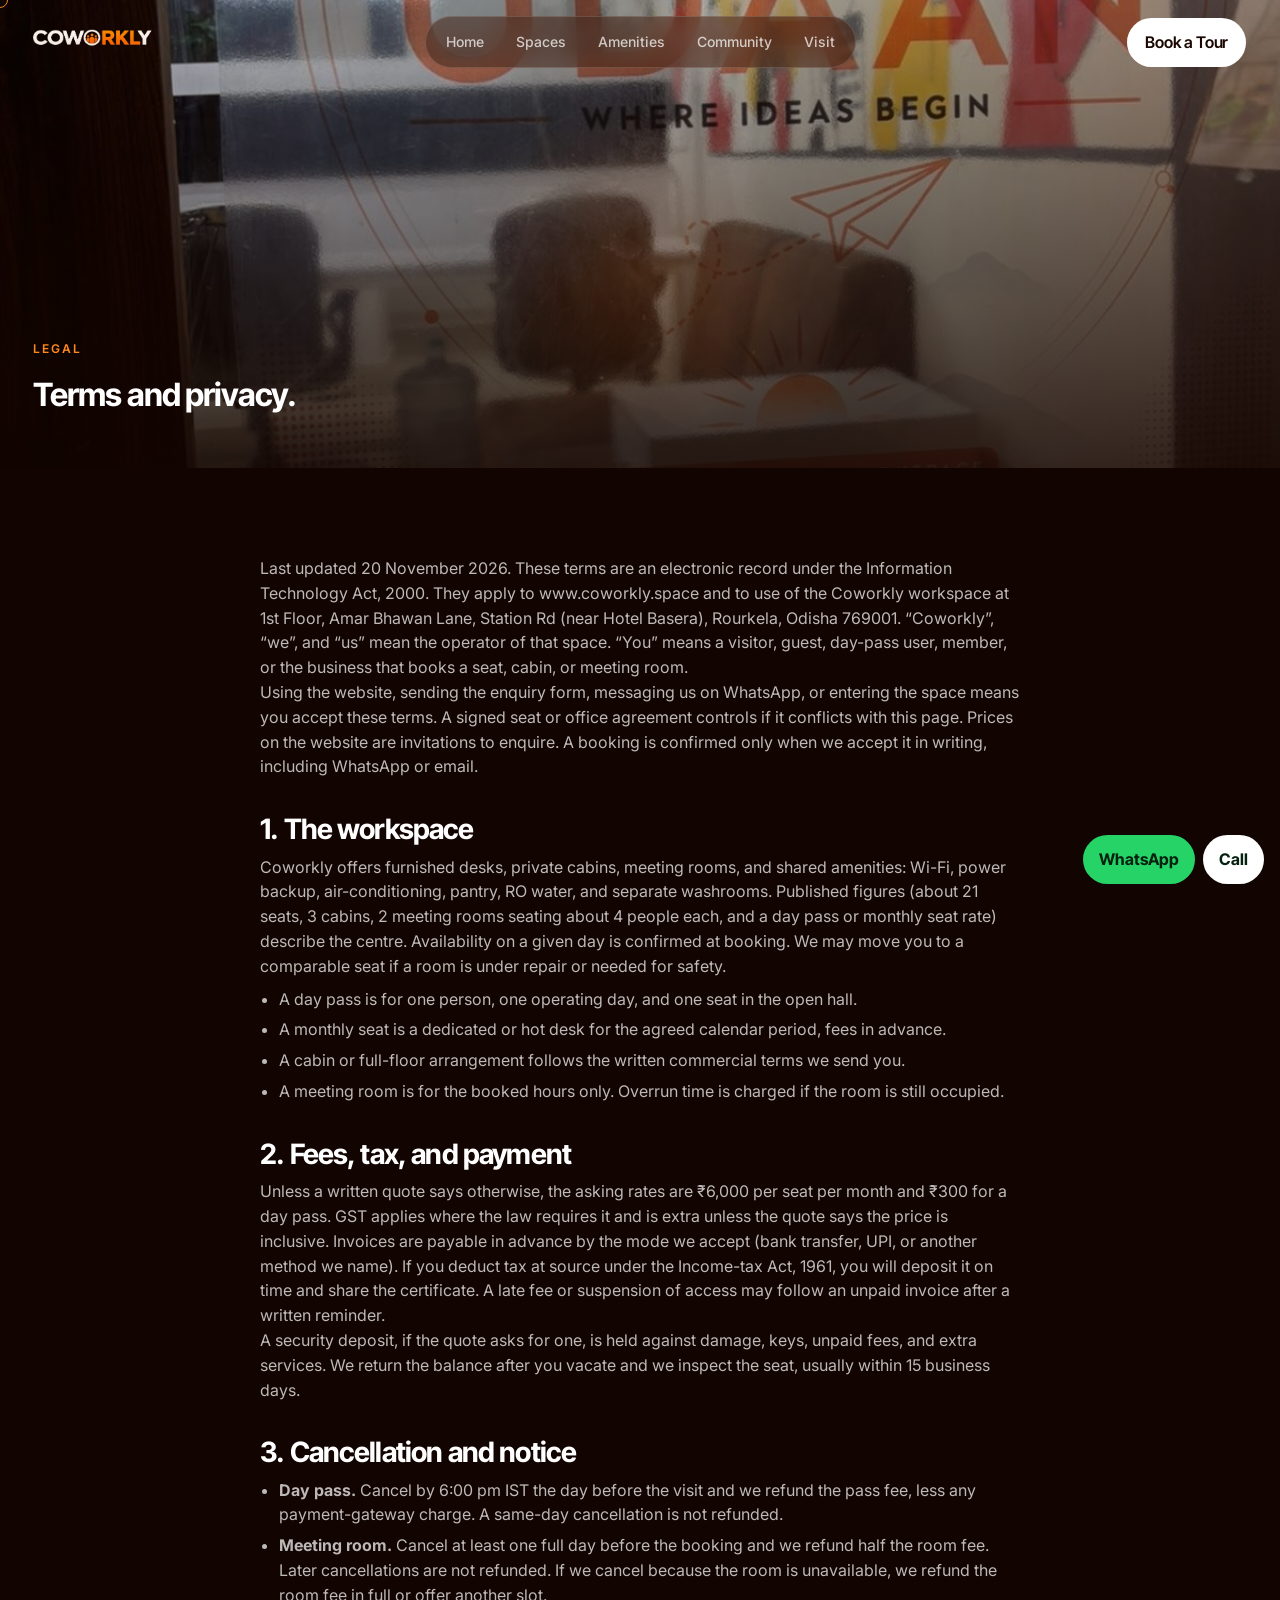
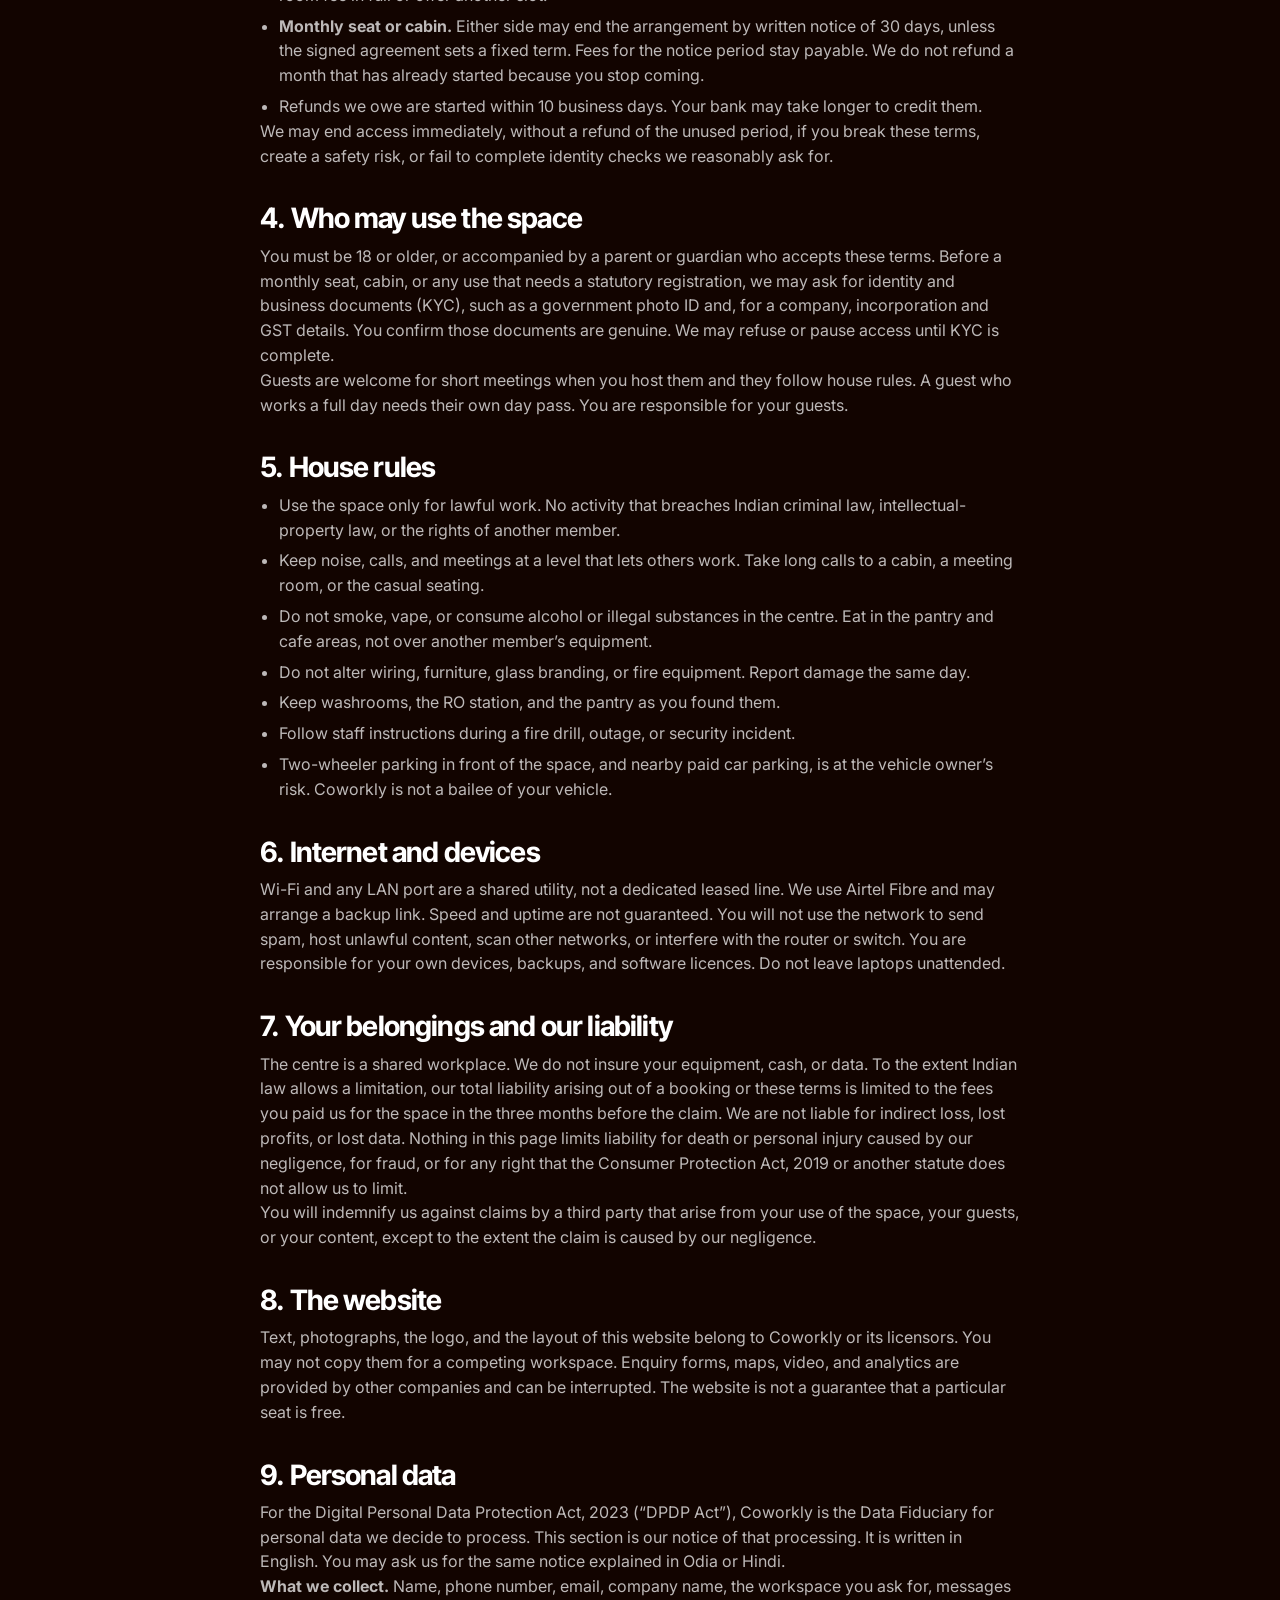
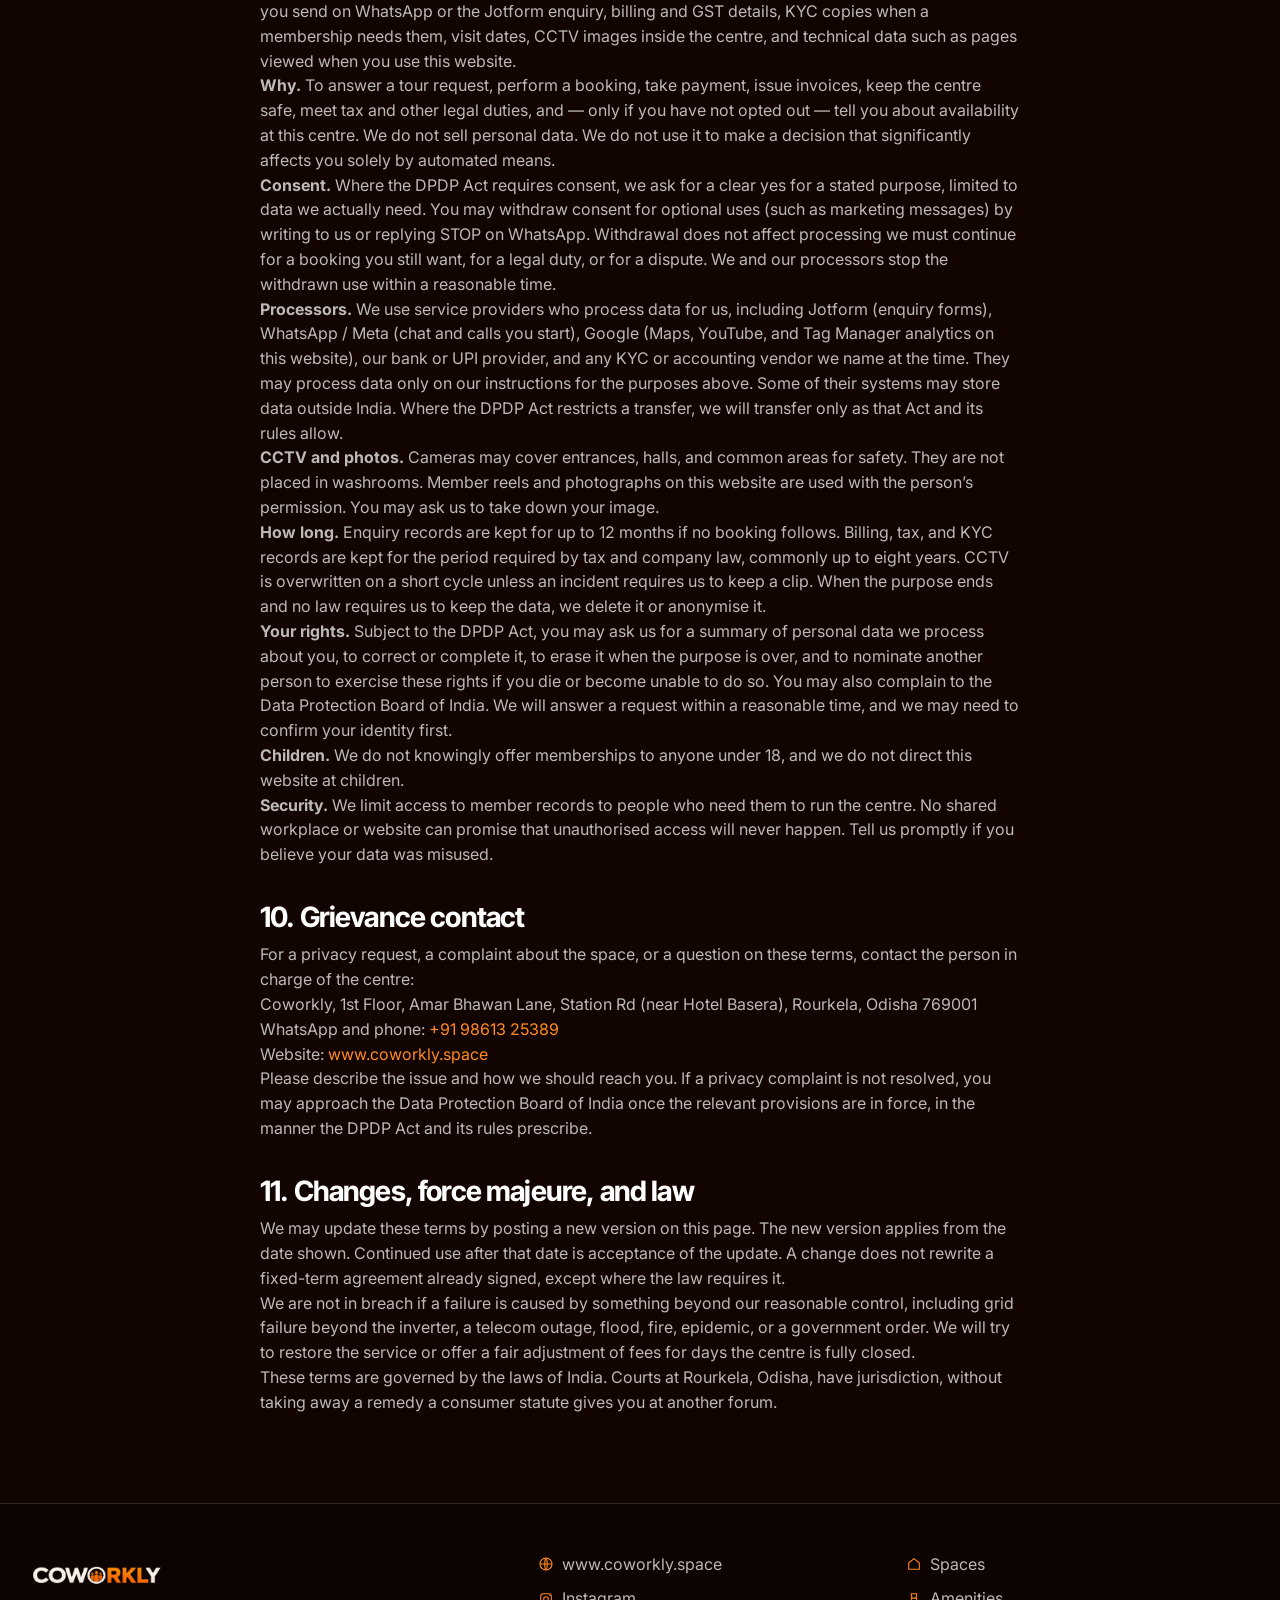
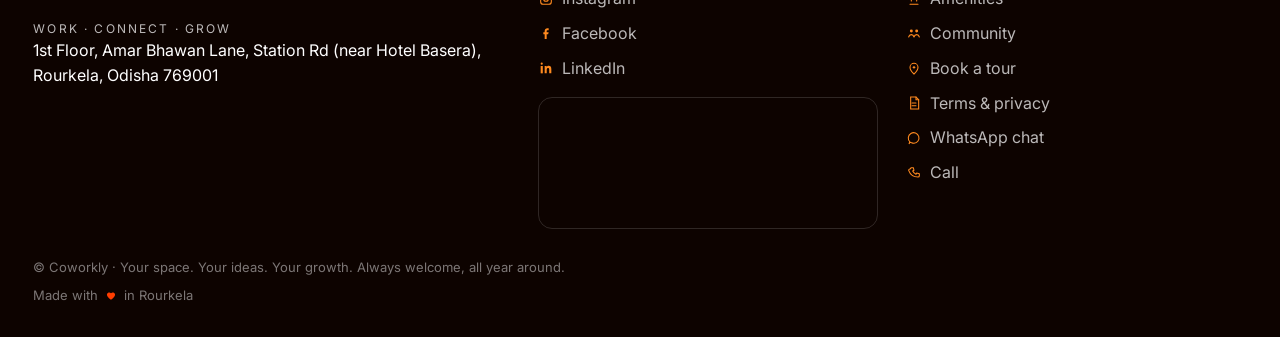
<file: terms.html>
<!DOCTYPE html>
<html lang="en">
<head>
  <meta charset="UTF-8">
  <meta name="viewport" content="width=device-width, initial-scale=1">
  <meta name="description" content="Terms of use, house rules, bookings, and privacy notice for Coworkly, Rourkela, under Indian law including the Digital Personal Data Protection Act, 2023.">
  <title>Terms and privacy — Coworkly</title>
  <link rel="icon" type="image/png" href="assets/brand/favicon.png">
  <meta property="og:type" content="website">
  <meta property="og:site_name" content="Coworkly">
  <meta property="og:title" content="Terms and privacy — Coworkly">
  <meta property="og:description" content="Terms of use, house rules, bookings, and privacy notice for Coworkly, Rourkela.">
  <meta property="og:url" content="https://www.coworkly.space/terms.html">
  <meta property="og:image" content="https://www.coworkly.space/assets/brand/og-cover.jpg">
  <meta property="og:locale" content="en_IN">
  <meta name="twitter:card" content="summary_large_image">
  <meta name="twitter:title" content="Terms and privacy — Coworkly">
  <meta name="twitter:description" content="Terms of use, house rules, bookings, and privacy notice for Coworkly, Rourkela.">
  <meta name="twitter:image" content="https://www.coworkly.space/assets/brand/og-cover.jpg">
  <link rel="canonical" href="https://www.coworkly.space/terms.html">
  <script>
    window.dataLayer = window.dataLayer || [];
    function gtag(){dataLayer.push(arguments);}
    gtag('js', new Date());
  </script>
  <script async src="https://www.googletagmanager.com/gtm.js?id=GTM-NFXW36PJ"></script>
  <link href="https://fonts.googleapis.com/css2?family=Inter+Tight:wght@500;600;700&family=Inter:wght@400;500&display=swap" rel="stylesheet">
  <link rel="stylesheet" href="css/tokens.css">
  <link rel="stylesheet" href="css/base.css">
  <link rel="stylesheet" href="css/layout.css">
  <link rel="stylesheet" href="css/components.css">
</head>
<body data-page="terms">
<noscript><iframe src="https://www.googletagmanager.com/ns.html?id=GTM-NFXW36PJ" height="0" width="0" style="display:none;visibility:hidden" title="Google Tag Manager"></iframe></noscript>
  <a class="skip-link" href="#main">Skip to content</a>
  <div data-include="partials/nav.html"></div>
  <header class="page-hero">
    <img loading="lazy" decoding="async" src="assets/spaces/udaan.jpg" alt="">
    <div class="scrim"></div>
    <div class="copy">
      <p class="kicker">Legal</p>
      <h1>Terms and privacy.</h1>
    </div>
  </header>
  <main id="main" class="section">
    <article class="wrap terms">
      <p>Last updated 20 November 2026. These terms are an electronic record under the Information Technology Act, 2000. They apply to www.coworkly.space and to use of the Coworkly workspace at 1st Floor, Amar Bhawan Lane, Station Rd (near Hotel Basera), Rourkela, Odisha 769001. “Coworkly”, “we”, and “us” mean the operator of that space. “You” means a visitor, guest, day-pass user, member, or the business that books a seat, cabin, or meeting room.</p>
      <p>Using the website, sending the enquiry form, messaging us on WhatsApp, or entering the space means you accept these terms. A signed seat or office agreement controls if it conflicts with this page. Prices on the website are invitations to enquire. A booking is confirmed only when we accept it in writing, including WhatsApp or email.</p>

      <h2>1. The workspace</h2>
      <p>Coworkly offers furnished desks, private cabins, meeting rooms, and shared amenities: Wi-Fi, power backup, air-conditioning, pantry, RO water, and separate washrooms. Published figures (about 21 seats, 3 cabins, 2 meeting rooms seating about 4 people each, and a day pass or monthly seat rate) describe the centre. Availability on a given day is confirmed at booking. We may move you to a comparable seat if a room is under repair or needed for safety.</p>
      <ul>
        <li>A day pass is for one person, one operating day, and one seat in the open hall.</li>
        <li>A monthly seat is a dedicated or hot desk for the agreed calendar period, fees in advance.</li>
        <li>A cabin or full-floor arrangement follows the written commercial terms we send you.</li>
        <li>A meeting room is for the booked hours only. Overrun time is charged if the room is still occupied.</li>
      </ul>

      <h2>2. Fees, tax, and payment</h2>
      <p>Unless a written quote says otherwise, the asking rates are ₹6,000 per seat per month and ₹300 for a day pass. GST applies where the law requires it and is extra unless the quote says the price is inclusive. Invoices are payable in advance by the mode we accept (bank transfer, UPI, or another method we name). If you deduct tax at source under the Income-tax Act, 1961, you will deposit it on time and share the certificate. A late fee or suspension of access may follow an unpaid invoice after a written reminder.</p>
      <p>A security deposit, if the quote asks for one, is held against damage, keys, unpaid fees, and extra services. We return the balance after you vacate and we inspect the seat, usually within 15 business days.</p>

      <h2>3. Cancellation and notice</h2>
      <ul>
        <li><strong>Day pass.</strong> Cancel by 6:00 pm IST the day before the visit and we refund the pass fee, less any payment-gateway charge. A same-day cancellation is not refunded.</li>
        <li><strong>Meeting room.</strong> Cancel at least one full day before the booking and we refund half the room fee. Later cancellations are not refunded. If we cancel because the room is unavailable, we refund the room fee in full or offer another slot.</li>
        <li><strong>Monthly seat or cabin.</strong> Either side may end the arrangement by written notice of 30 days, unless the signed agreement sets a fixed term. Fees for the notice period stay payable. We do not refund a month that has already started because you stop coming.</li>
        <li>Refunds we owe are started within 10 business days. Your bank may take longer to credit them.</li>
      </ul>
      <p>We may end access immediately, without a refund of the unused period, if you break these terms, create a safety risk, or fail to complete identity checks we reasonably ask for.</p>

      <h2>4. Who may use the space</h2>
      <p>You must be 18 or older, or accompanied by a parent or guardian who accepts these terms. Before a monthly seat, cabin, or any use that needs a statutory registration, we may ask for identity and business documents (KYC), such as a government photo ID and, for a company, incorporation and GST details. You confirm those documents are genuine. We may refuse or pause access until KYC is complete.</p>
      <p>Guests are welcome for short meetings when you host them and they follow house rules. A guest who works a full day needs their own day pass. You are responsible for your guests.</p>

      <h2>5. House rules</h2>
      <ul>
        <li>Use the space only for lawful work. No activity that breaches Indian criminal law, intellectual-property law, or the rights of another member.</li>
        <li>Keep noise, calls, and meetings at a level that lets others work. Take long calls to a cabin, a meeting room, or the casual seating.</li>
        <li>Do not smoke, vape, or consume alcohol or illegal substances in the centre. Eat in the pantry and cafe areas, not over another member’s equipment.</li>
        <li>Do not alter wiring, furniture, glass branding, or fire equipment. Report damage the same day.</li>
        <li>Keep washrooms, the RO station, and the pantry as you found them.</li>
        <li>Follow staff instructions during a fire drill, outage, or security incident.</li>
        <li>Two-wheeler parking in front of the space, and nearby paid car parking, is at the vehicle owner’s risk. Coworkly is not a bailee of your vehicle.</li>
      </ul>

      <h2>6. Internet and devices</h2>
      <p>Wi-Fi and any LAN port are a shared utility, not a dedicated leased line. We use Airtel Fibre and may arrange a backup link. Speed and uptime are not guaranteed. You will not use the network to send spam, host unlawful content, scan other networks, or interfere with the router or switch. You are responsible for your own devices, backups, and software licences. Do not leave laptops unattended.</p>

      <h2>7. Your belongings and our liability</h2>
      <p>The centre is a shared workplace. We do not insure your equipment, cash, or data. To the extent Indian law allows a limitation, our total liability arising out of a booking or these terms is limited to the fees you paid us for the space in the three months before the claim. We are not liable for indirect loss, lost profits, or lost data. Nothing in this page limits liability for death or personal injury caused by our negligence, for fraud, or for any right that the Consumer Protection Act, 2019 or another statute does not allow us to limit.</p>
      <p>You will indemnify us against claims by a third party that arise from your use of the space, your guests, or your content, except to the extent the claim is caused by our negligence.</p>

      <h2>8. The website</h2>
      <p>Text, photographs, the logo, and the layout of this website belong to Coworkly or its licensors. You may not copy them for a competing workspace. Enquiry forms, maps, video, and analytics are provided by other companies and can be interrupted. The website is not a guarantee that a particular seat is free.</p>

      <h2>9. Personal data</h2>
      <p>For the Digital Personal Data Protection Act, 2023 (“DPDP Act”), Coworkly is the Data Fiduciary for personal data we decide to process. This section is our notice of that processing. It is written in English. You may ask us for the same notice explained in Odia or Hindi.</p>
      <p><strong>What we collect.</strong> Name, phone number, email, company name, the workspace you ask for, messages you send on WhatsApp or the Jotform enquiry, billing and GST details, KYC copies when a membership needs them, visit dates, CCTV images inside the centre, and technical data such as pages viewed when you use this website.</p>
      <p><strong>Why.</strong> To answer a tour request, perform a booking, take payment, issue invoices, keep the centre safe, meet tax and other legal duties, and — only if you have not opted out — tell you about availability at this centre. We do not sell personal data. We do not use it to make a decision that significantly affects you solely by automated means.</p>
      <p><strong>Consent.</strong> Where the DPDP Act requires consent, we ask for a clear yes for a stated purpose, limited to data we actually need. You may withdraw consent for optional uses (such as marketing messages) by writing to us or replying STOP on WhatsApp. Withdrawal does not affect processing we must continue for a booking you still want, for a legal duty, or for a dispute. We and our processors stop the withdrawn use within a reasonable time.</p>
      <p><strong>Processors.</strong> We use service providers who process data for us, including Jotform (enquiry forms), WhatsApp / Meta (chat and calls you start), Google (Maps, YouTube, and Tag Manager analytics on this website), our bank or UPI provider, and any KYC or accounting vendor we name at the time. They may process data only on our instructions for the purposes above. Some of their systems may store data outside India. Where the DPDP Act restricts a transfer, we will transfer only as that Act and its rules allow.</p>
      <p><strong>CCTV and photos.</strong> Cameras may cover entrances, halls, and common areas for safety. They are not placed in washrooms. Member reels and photographs on this website are used with the person’s permission. You may ask us to take down your image.</p>
      <p><strong>How long.</strong> Enquiry records are kept for up to 12 months if no booking follows. Billing, tax, and KYC records are kept for the period required by tax and company law, commonly up to eight years. CCTV is overwritten on a short cycle unless an incident requires us to keep a clip. When the purpose ends and no law requires us to keep the data, we delete it or anonymise it.</p>
      <p><strong>Your rights.</strong> Subject to the DPDP Act, you may ask us for a summary of personal data we process about you, to correct or complete it, to erase it when the purpose is over, and to nominate another person to exercise these rights if you die or become unable to do so. You may also complain to the Data Protection Board of India. We will answer a request within a reasonable time, and we may need to confirm your identity first.</p>
      <p><strong>Children.</strong> We do not knowingly offer memberships to anyone under 18, and we do not direct this website at children.</p>
      <p><strong>Security.</strong> We limit access to member records to people who need them to run the centre. No shared workplace or website can promise that unauthorised access will never happen. Tell us promptly if you believe your data was misused.</p>

      <h2>10. Grievance contact</h2>
      <p>For a privacy request, a complaint about the space, or a question on these terms, contact the person in charge of the centre:</p>
      <p>Coworkly, 1st Floor, Amar Bhawan Lane, Station Rd (near Hotel Basera), Rourkela, Odisha 769001<br>
      WhatsApp and phone: <a href="https://wa.me/919861325389">+91 98613 25389</a><br>
      Website: <a href="https://www.coworkly.space">www.coworkly.space</a></p>
      <p>Please describe the issue and how we should reach you. If a privacy complaint is not resolved, you may approach the Data Protection Board of India once the relevant provisions are in force, in the manner the DPDP Act and its rules prescribe.</p>

      <h2>11. Changes, force majeure, and law</h2>
      <p>We may update these terms by posting a new version on this page. The new version applies from the date shown. Continued use after that date is acceptance of the update. A change does not rewrite a fixed-term agreement already signed, except where the law requires it.</p>
      <p>We are not in breach if a failure is caused by something beyond our reasonable control, including grid failure beyond the inverter, a telecom outage, flood, fire, epidemic, or a government order. We will try to restore the service or offer a fair adjustment of fees for days the centre is fully closed.</p>
      <p>These terms are governed by the laws of India. Courts at Rourkela, Odisha, have jurisdiction, without taking away a remedy a consumer statute gives you at another forum.</p>
    </article>
  </main>
  <div data-include="partials/footer.html"></div>
  <script type="module" src="js/main.min.js"></script>
</body>
</html>
</file>
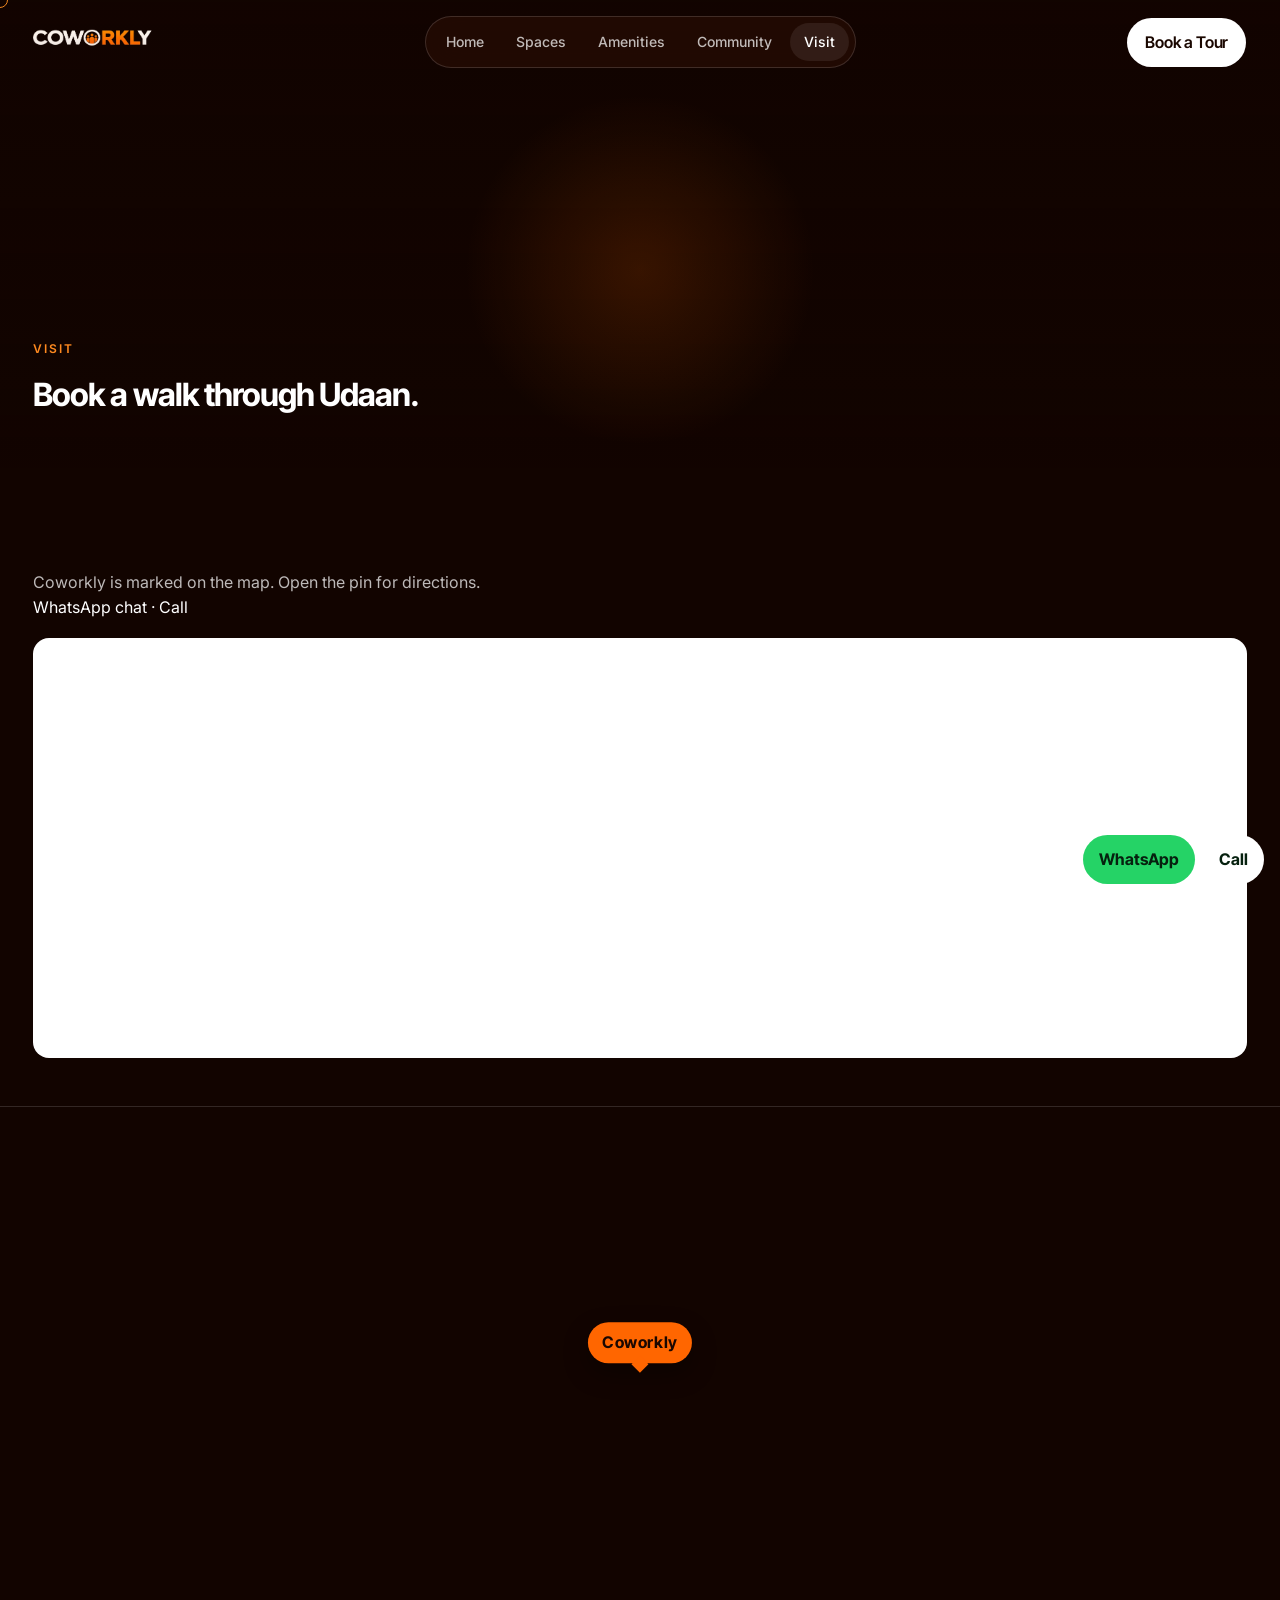
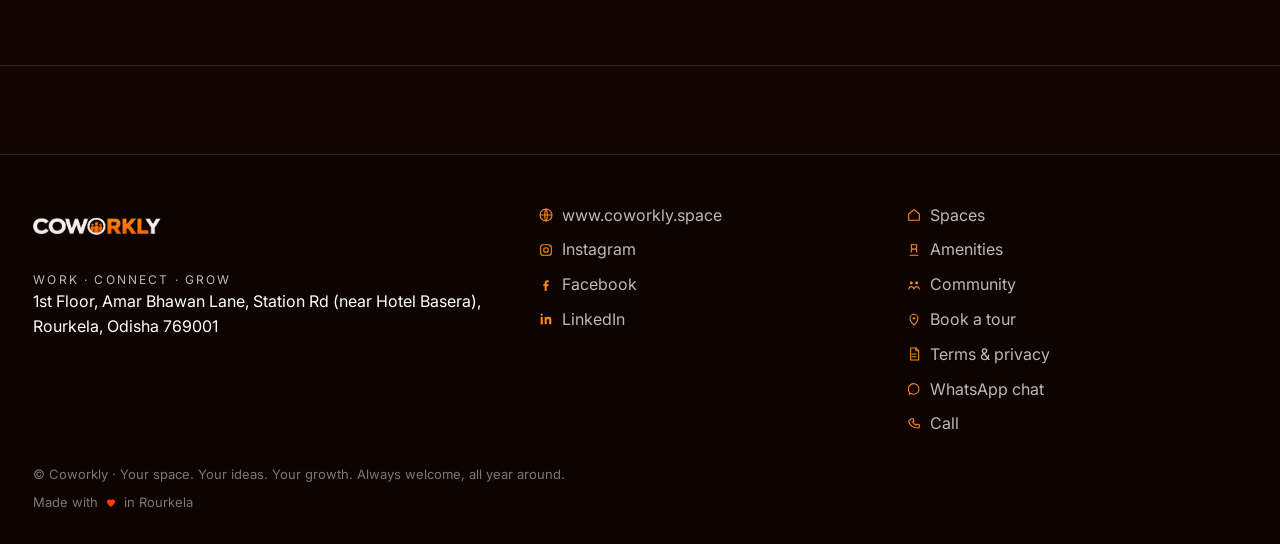
<file: visit.html>
<!DOCTYPE html>
<html lang="en">
<head>
  <meta charset="UTF-8">
  <meta name="viewport" content="width=device-width, initial-scale=1">
  <meta name="description" content="Book a site visit at Coworkly, 1st Floor, Amar Bhawan Lane, Station Rd (near Hotel Basera), Rourkela, Odisha 769001. WhatsApp, call, or send the enquiry form.">
  <title>Visit — Coworkly</title>
  <link rel="icon" type="image/png" href="assets/brand/favicon.png">
  <meta property="og:type" content="website">
  <meta property="og:site_name" content="Coworkly">
  <meta property="og:title" content="Visit Coworkly — Rourkela">
  <meta property="og:description" content="Book a site visit at Coworkly, 1st Floor, Amar Bhawan Lane, Station Rd (near Hotel Basera), Rourkela, Odisha 769001. WhatsApp, call, or send the enquiry form.">
  <meta property="og:url" content="https://www.coworkly.space/visit.html">
  <meta property="og:image" content="https://www.coworkly.space/assets/brand/og-cover.jpg">
  <meta property="og:locale" content="en_IN">
  <meta name="twitter:card" content="summary_large_image">
  <meta name="twitter:title" content="Visit Coworkly — Rourkela">
  <meta name="twitter:description" content="Book a site visit at Coworkly, 1st Floor, Amar Bhawan Lane, Station Rd (near Hotel Basera), Rourkela, Odisha 769001. WhatsApp, call, or send the enquiry form.">
  <meta name="twitter:image" content="https://www.coworkly.space/assets/brand/og-cover.jpg">
  <link rel="canonical" href="https://www.coworkly.space/visit.html">
  <script>
    window.dataLayer = window.dataLayer || [];
    function gtag(){dataLayer.push(arguments);}
    gtag('js', new Date());
  </script>
  <script async src="https://www.googletagmanager.com/gtm.js?id=GTM-NFXW36PJ"></script>
  <link href="https://fonts.googleapis.com/css2?family=Inter+Tight:wght@500;600;700&family=Inter:wght@400;500&display=swap" rel="stylesheet">
  <link rel="stylesheet" href="css/tokens.css">
  <link rel="stylesheet" href="css/base.css">
  <link rel="stylesheet" href="css/layout.css">
  <link rel="stylesheet" href="css/components.css">
</head>
<body data-page="visit">
<noscript><iframe src="https://www.googletagmanager.com/ns.html?id=GTM-NFXW36PJ" height="0" width="0" style="display:none;visibility:hidden" title="Google Tag Manager"></iframe></noscript>

  <a class="skip-link" href="#main">Skip to content</a>
  <div data-include="partials/nav.html"></div>
  <header class="page-hero video-hero">
    <iframe title="Coworkly space film" src="https://www.youtube.com/embed/uKGbbF8cyVk?autoplay=1&amp;mute=1&amp;controls=0&amp;loop=1&amp;playlist=uKGbbF8cyVk&amp;playsinline=1&amp;rel=0&amp;modestbranding=1" allow="autoplay; encrypted-media"></iframe>
    <div class="scrim"></div>
    <div class="copy">
      <p class="kicker">Visit</p>
      <h1>Book a walk through Udaan.</h1>
    </div>
  </header>
  <main id="main" class="section">
    <div class="wrap">
      <p class="lede">Coworkly is marked on the map. Open the pin for directions.</p>
      <p><a href="https://wa.me/919861325389?text=Hi%20Coworkly%21%20We%27re%20looking%20for%20a%20workspace%20for%20our%20team%20and%20would%20love%20to%20check%20availability">WhatsApp chat</a> · <a href="tel:+919861325389">Call</a></p>
      <div class="jotform">
        <script type="text/javascript" src="https://form.jotform.com/jsform/263232707768060"></script>
      </div>
    </div>
    <div class="map-frame map-frame--wide">
      <iframe
        title="Coworkly on Google Maps, Amar Bhawan Lane, Rourkela"
        src="https://maps.google.com/maps?q=1st%20Floor%2C%20Amar%20Bhawan%20Lane%2C%20Station%20Rd%20near%20Hotel%20Basera%2C%20Rourkela%2C%20Odisha%20769001&amp;z=16&amp;output=embed"
        loading="lazy"
        referrerpolicy="no-referrer-when-downgrade"></iframe>
      <a class="map-pin" href="https://maps.app.goo.gl/jrW2t7eTADRbxAUbA">Coworkly</a>
    </div>
  </main>
  <div data-include="partials/footer.html"></div>
  <script type="module" src="js/main.min.js"></script>
</body>
</html>
</file>
<file: css/tokens.css>
:root {
  --ground: #2a0b02;
  --ground-deep: #120400;
  --ink: #ffffff;
  --ink-soft: rgba(255, 255, 255, 0.72);
  --ink-faint: rgba(255, 255, 255, 0.46);
  --flame: #ff3d00;
  --flame-mid: #ff6600;
  --flame-lit: #ff8a1f;
  --glass: rgba(56, 20, 6, 0.42);
  --glass-strong: rgba(40, 13, 3, 0.62);
  --hair: rgba(255, 255, 255, 0.14);
  --ease-out: cubic-bezier(0.16, 1, 0.3, 1);
  --gutter: clamp(18px, 2.6vw, 44px);
  --font-display: "Inter Tight", system-ui, sans-serif;
  --font-body: "Inter", system-ui, sans-serif;
  --font-italic: "Instrument Serif", Georgia, serif;
  --radius-pill: 999px;
  --nav-h: 76px;
  --max: 1240px;
}
</file>
<file: css/base.css>
*, *::before, *::after { box-sizing: border-box; }
html { scroll-behavior: smooth; }
body {
  margin: 0;
  background: var(--ground-deep);
  color: var(--ink);
  font-family: var(--font-body);
  font-size: 16px;
  line-height: 1.55;
  min-height: 100vh;
}
img, video { max-width: 100%; display: block; }
a { color: inherit; text-decoration: none; }
button, input, textarea { font: inherit; color: inherit; }
h1, h2, h3, p { margin: 0; }
h1, h2, h3 { font-family: var(--font-display); letter-spacing: -0.03em; }

.skip-link {
  position: absolute;
  left: 12px;
  top: -60px;
  z-index: 100;
  background: #fff;
  color: #120400;
  padding: 8px 14px;
  border-radius: 8px;
}
.skip-link:focus { top: 12px; }

:focus-visible {
  outline: 2px solid var(--flame-lit);
  outline-offset: 3px;
}

.btn {
  display: inline-flex;
  align-items: center;
  gap: 10px;
  border: 0;
  cursor: pointer;
  border-radius: var(--radius-pill);
  padding: 6px 6px 6px 18px;
  font-family: var(--font-display);
  font-weight: 600;
  letter-spacing: -0.01em;
}
.btn--flame {
  background: linear-gradient(100deg, var(--flame) 0%, var(--flame-mid) 55%, var(--flame-lit) 100%);
  color: #fff;
}
.btn__arrow {
  width: 36px;
  height: 36px;
  border-radius: 50%;
  background: #fff;
  color: #1a0700;
  display: grid;
  place-items: center;
}
.btn--white {
  background: #fff;
  color: #1a0700;
  padding: 12px 18px;
  font-weight: 600;
}
.btn--ghost {
  background: transparent;
  border: 1px solid var(--hair);
  padding: 12px 18px;
  color: #fff;
}

@media (prefers-reduced-motion: reduce) {
  html { scroll-behavior: auto; }
  *, *::before, *::after {
    animation: none !important;
    transition: none !important;
  }
}
</file>
<file: css/layout.css>
.site-header {
  position: absolute;
  inset: 0 0 auto 0;
  z-index: 20;
  padding: 16px var(--gutter);
}
.site-header.is-sticky {
  position: sticky;
  top: 0;
  background: rgba(18, 4, 0, 0.72);
  backdrop-filter: blur(16px);
}
.nav {
  max-width: 1440px;
  margin: 0 auto;
  display: grid;
  grid-template-columns: 1fr auto 1fr;
  align-items: center;
  gap: 16px;
}
.brand {
  display: flex;
  align-items: center;
  gap: 10px;
  justify-self: start;
}
.brand img { height: 52px; width: auto; transform: translateX(-13.9%); }
.pill-nav {
  display: flex;
  gap: 4px;
  padding: 6px;
  border-radius: var(--radius-pill);
  border: 1px solid var(--hair);
  background: var(--glass);
  backdrop-filter: blur(18px);
}
.pill-nav a {
  padding: 8px 14px;
  border-radius: var(--radius-pill);
  font-size: 14px;
  font-weight: 500;
  color: var(--ink-soft);
}
.pill-nav a[aria-current="page"],
.pill-nav a:hover { color: #fff; background: rgba(255,255,255,0.08); }
.nav-cta { justify-self: end; }
.burger {
  display: none;
  justify-self: end;
  width: 44px;
  height: 44px;
  border-radius: 50%;
  border: 1px solid var(--hair);
  background: var(--glass);
  color: #fff;
  cursor: pointer;
}
.mobile-sheet {
  display: none;
  margin-top: 12px;
  padding: 12px;
  border-radius: 20px;
  background: var(--glass-strong);
  border: 1px solid var(--hair);
  backdrop-filter: blur(18px);
}
.mobile-sheet a {
  display: block;
  padding: 12px 10px;
  border-bottom: 1px solid var(--hair);
}
.mobile-sheet.is-open { display: block; }

.wrap {
  width: min(var(--max), calc(100% - var(--gutter) * 2));
  margin: 0 auto;
}
.section { padding: 88px 0; }
.kicker {
  color: var(--flame-lit);
  letter-spacing: 0.16em;
  text-transform: uppercase;
  font-size: 12px;
  font-weight: 600;
  margin-bottom: 12px;
}
.section h2 {
  font-size: clamp(32px, 4vw, 52px);
  line-height: 1.05;
  max-width: 16ch;
}
.lede { color: var(--ink-soft); max-width: 46ch; margin-top: 14px; }

.page-hero {
  position: relative;
  min-height: 52vh;
  display: grid;
  align-items: end;
  padding: 140px var(--gutter) 48px;
  overflow: hidden;
}
.page-hero img,
.page-hero.map-hero iframe {
  position: absolute;
  inset: 0;
  width: 100%;
  height: 100%;
  object-fit: cover;
  border: 0;
}
.page-hero.video-hero { overflow: hidden; }
.page-hero.video-hero iframe {
  position: absolute;
  left: 50%;
  top: 50%;
  width: 140%;
  height: 140%;
  transform: translate(-50%, -50%);
  border: 0;
  pointer-events: none;
}
.page-hero .scrim {
  position: absolute;
  inset: 0;
  background: linear-gradient(180deg, rgba(18,4,0,0.25) 0%, rgba(18,4,0,0.82) 100%);
}
.page-hero .copy { position: relative; z-index: 1; max-width: var(--max); width: 100%; margin: 0 auto; }

.title-hover .title-part {
  display: inline-block;
  transition: transform 0.45s var(--ease-out);
}
.title-hover:hover .title-part--up { transform: translateY(-4px); }
.title-hover:hover .title-part--down { transform: translateY(4px); }

.site-footer {
  border-top: 1px solid var(--hair);
  padding: 48px var(--gutter) 32px;
  background: #0d0300;
}
.foot-grid {
  max-width: 1440px;
  margin: 0 auto;
  display: grid;
  grid-template-columns: 1.4fr 1fr 1fr;
  gap: 28px;
}
.site-footer .logo-mark { height: 56px; width: auto; display: block; transform: translateX(-13.9%); }
.foot-links { display: grid; gap: 10px; align-content: start; }
.foot-links a { display: flex; align-items: center; gap: 8px; }
.foot-links svg { width: 16px; height: 16px; flex: none; color: var(--flame-lit); }
.foot-map {
  position: relative;
  display: block;
  height: 132px;
  margin-top: 6px;
  border-radius: 14px;
  overflow: hidden;
  border: 1px solid var(--hair);
}
body[data-page="visit"] .foot-map { display: none; }
.foot-map iframe {
  position: absolute;
  inset: 0;
  width: 100%;
  height: 100%;
  border: 0;
  pointer-events: none;
  filter: grayscale(1) sepia(0.65) hue-rotate(340deg) saturate(2.2) contrast(0.92) brightness(0.62);
}
.legal.made { display: flex; align-items: center; gap: 6px; margin-top: 8px; }
.heart { width: 14px; height: 14px; color: var(--flame); }
.wa-dock {
  position: fixed;
  right: 16px;
  bottom: 16px;
  z-index: 30;
  display: flex;
  gap: 8px;
}
.wa-dock__btn {
  background: #25d366;
  color: #06210f;
  font-weight: 700;
  border-radius: 999px;
  padding: 12px 16px;
  font-family: var(--font-display);
}
.wa-dock__btn--call { background: #fff; }
.motto { letter-spacing: 0.18em; font-size: 12px; color: var(--ink-soft); margin-top: 12px; }
.site-footer a { color: var(--ink-soft); }
.site-footer a:hover { color: #fff; }
.legal { margin-top: 28px; color: var(--ink-faint); font-size: 13px; }

html { --mx: 50vw; --my: 30vh; }
body::after {
  content: "";
  position: fixed;
  inset: 0;
  pointer-events: none;
  z-index: 35;
  background: radial-gradient(380px circle at var(--mx) var(--my), rgba(255, 102, 0, 0.16), transparent 46%);
  mix-blend-mode: screen;
}
.cursor {
  position: fixed;
  top: 0;
  left: 0;
  width: 16px;
  height: 16px;
  margin: -8px 0 0 -8px;
  border: 1px solid #ff8a1f;
  border-radius: 50%;
  pointer-events: none;
  z-index: 70;
  mix-blend-mode: difference;
  transition: width 0.25s var(--ease-out), height 0.25s var(--ease-out), margin 0.25s var(--ease-out), background 0.25s;
}
.cursor.is-hot {
  width: 54px;
  height: 54px;
  margin: -27px 0 0 -27px;
  background: rgba(255, 102, 0, 0.18);
}
@media (hover: hover) and (pointer: fine) {
  body.has-cursor, body.has-cursor a, body.has-cursor button { cursor: none; }
}
.card, .amenity, .plan, .stat, .reel, .btn, .story-panel {
  transition: transform 0.35s var(--ease-out), border-color 0.35s;
  transform: perspective(800px) rotateX(var(--rx, 0deg)) rotateY(var(--ry, 0deg));
}
.card:hover, .amenity:hover, .plan:hover, .reel:hover { border-color: rgba(255, 138, 31, 0.55); }
@media (prefers-reduced-motion: reduce) {
  body::after, .cursor { display: none; }
}

@media (max-width: 940px) {
  .nav { grid-template-columns: 1fr auto; }
  .pill-nav, .nav-cta { display: none; }
  .burger { display: grid; place-items: center; }
  .foot-grid { grid-template-columns: 1fr; }
}
</file>
<file: css/components.css>
.terms { max-width: 760px; }
.terms h2 { font-size: clamp(22px, 3vw, 28px); margin: 36px 0 10px; max-width: none; }
.terms p, .terms li { color: var(--ink-soft); }
.terms ul, .terms ol { margin: 8px 0 0; padding-left: 1.2em; }
.terms li + li { margin-top: 6px; }
.terms a { color: var(--flame-lit); }
.space-grid, .amenity-grid, .plan-grid, .reel-grid {
  display: grid;
  gap: 16px;
  margin-top: 36px;
}
.space-grid { grid-template-columns: repeat(3, 1fr); }
.card {
  position: relative;
  overflow: hidden;
  border-radius: 22px;
  min-height: 320px;
  border: 1px solid var(--hair);
  background: #1a0702;
}
.card img {
  width: 100%;
  height: 100%;
  object-fit: cover;
  position: absolute;
  inset: 0;
}
.card .meta {
  position: absolute;
  left: 0; right: 0; bottom: 0;
  padding: 20px;
  background: linear-gradient(transparent, rgba(12,3,0,0.88));
}
.card h3 { font-size: 26px; }
.card p { color: var(--ink-soft); font-size: 14px; }

.amenity-grid { grid-template-columns: repeat(3, 1fr); }
.amenity {
  padding: 22px;
  border-radius: 18px;
  background: var(--glass);
  border: 1px solid var(--hair);
}
.amenity svg { width: 28px; height: 28px; color: var(--flame-lit); }
.amenity h3 { margin: 12px 0 6px; font-size: 18px; }
.amenity p { color: var(--ink-soft); font-size: 14px; }

.plan-grid { grid-template-columns: repeat(4, 1fr); }
.plan {
  padding: 22px;
  border-radius: 20px;
  background: var(--glass);
  border: 1px solid var(--hair);
  backdrop-filter: blur(12px);
  display: flex;
  flex-direction: column;
  gap: 10px;
  min-height: 220px;
}
.plan strong { font-family: var(--font-display); font-size: 22px; }
.plan span { color: var(--flame-lit); font-size: 13px; letter-spacing: 0.08em; text-transform: uppercase; }
.plan p { color: var(--ink-soft); flex: 1; }

.video-frame { margin-top: 18px; border-radius: 18px; overflow: hidden; aspect-ratio: 16/9; background: #000; }
.video-frame iframe { width: 100%; height: 100%; border: 0; }
.jotform { margin-top: 18px; background: #fff; border-radius: 16px; min-height: 420px; overflow: hidden; }
.map-frame {
  position: relative;
  min-height: 520px;
  border-radius: 28px;
  overflow: hidden;
  border: 1px solid var(--hair);
  background: var(--ground-deep);
}
.map-frame--wide {
  width: 100%;
  margin-top: 48px;
  border-radius: 0;
  border-left: 0;
  border-right: 0;
  min-height: 560px;
}
.map-frame iframe {
  position: absolute;
  inset: 0;
  width: 100%;
  height: 100%;
  border: 0;
  filter: grayscale(1) sepia(0.65) hue-rotate(340deg) saturate(2.2) contrast(0.92) brightness(0.62);
}
.map-pin {
  position: absolute;
  left: 50%;
  top: 46%;
  transform: translate(-50%, -100%);
  z-index: 1;
  background: #ff6600;
  color: #1a0700;
  font-family: var(--font-display);
  font-weight: 700;
  letter-spacing: 0.04em;
  padding: 8px 14px;
  border-radius: 999px;
  box-shadow: 0 10px 24px rgba(0, 0, 0, 0.35);
}
.map-pin::after {
  content: "";
  position: absolute;
  left: 50%;
  bottom: -7px;
  width: 12px;
  height: 12px;
  background: #ff6600;
  transform: translateX(-50%) rotate(45deg);
}
.form {
  display: grid;
  gap: 12px;
  margin-top: 24px;
}
.form label { display: grid; gap: 6px; font-size: 14px; color: var(--ink-soft); }
.form input, .form textarea, .form select {
  background: rgba(255,255,255,0.04);
  border: 1px solid var(--hair);
  border-radius: 12px;
  padding: 12px 14px;
}
.note { color: var(--ink-faint); font-size: 13px; }

.split {
  display: grid;
  grid-template-columns: 1.1fr 0.9fr;
  gap: 40px;
  align-items: center;
}
.story-panel {
  position: relative;
  min-height: 460px;
  border-radius: 28px;
  overflow: hidden;
}
.story-panel img { width: 100%; height: 100%; object-fit: cover; position: absolute; inset: 0; }
.story-panel .cap {
  position: absolute; inset: auto 20px 20px 20px;
  font-family: var(--font-display);
  font-size: clamp(28px, 3vw, 44px);
  line-height: 1;
}

.reveal { opacity: 0; transform: translateY(18px); animation: rise 0.9s var(--ease-out) forwards; }
.reveal:nth-child(2) { animation-delay: 0.08s; }

@keyframes rise {
  to { opacity: 1; transform: none; }
}

@media (max-width: 980px) {
  .space-grid, .plan-grid { grid-template-columns: 1fr 1fr; }
  .split { grid-template-columns: 1fr; }
}
@media (max-width: 640px) {
  .space-grid, .amenity-grid, .plan-grid { grid-template-columns: 1fr; }
  .section { padding: 64px 0; }
}
</file>
<file: css/hero.css>
.hero {
  position: relative;
  min-height: 100vh;
  min-height: 100dvh;
  color: #fff;
  overflow: hidden;
  display: grid;
  align-items: end;
}
.hero__media {
  position: absolute;
  inset: 0;
  opacity: 0;
  transition: opacity 1.1s var(--ease-out);
}
.hero.is-ready .hero__media { opacity: 1; }
.hero__media img {
  width: 100%;
  height: 100%;
  object-fit: cover;
  object-position: center 40%;
}
.hero__scrim {
  position: absolute;
  inset: 0;
  background:
    linear-gradient(90deg, rgba(18,4,0,0.88) 0%, rgba(18,4,0,0.55) 42%, rgba(18,4,0,0.12) 78%),
    linear-gradient(180deg, rgba(18,4,0,0.25) 0%, rgba(18,4,0,0.15) 40%, rgba(18,4,0,0.82) 100%);
}
.hero__inner {
  position: relative;
  z-index: 2;
  width: min(1440px, calc(100% - var(--gutter) * 2));
  margin: 0 auto 36px;
  padding-top: 120px;
}
.hero__lockup {
  display: flex;
  flex-direction: column;
  align-items: flex-start;
  gap: 8px;
  margin-bottom: 22px;
}
.wordmark {
  margin: 0;
  display: flex;
  align-items: center;
  font-family: var(--font-display);
  font-weight: 700;
  font-size: clamp(42px, 6vw, 72px);
  line-height: 0.9;
  letter-spacing: -0.045em;
}
.wordmark__ink { color: #f4f1ee; }
.wordmark__flame { color: #ff6600; }
.wordmark span { display: inline-block; transition: transform 0.45s var(--ease-out); }
.wordmark:hover .wordmark__ink { transform: translateY(-4px); }
.wordmark:hover .wordmark__flame { transform: translateY(4px); }
.hero__lockup > span {
  font-size: 12px;
  letter-spacing: 0.2em;
  text-transform: uppercase;
  color: var(--ink-soft);
}
.hero h1 {
  font-size: clamp(56px, 8vw, 108px);
  line-height: 0.9;
  font-weight: 600;
}
.hero h1 em {
  font-family: var(--font-italic);
  font-style: italic;
  font-weight: 400;
  color: var(--flame-lit);
}
.hero__sub {
  margin-top: 18px;
  max-width: 42ch;
  color: var(--ink-soft);
  font-size: 18px;
}
.hero__cta { display: flex; gap: 12px; flex-wrap: wrap; margin-top: 26px; align-items: center; }
.proof { color: var(--ink-soft); font-size: 14px; }
.dots { display: inline-flex; margin-right: 8px; }
.dots i {
  width: 18px; height: 18px; border-radius: 50%;
  display: block; margin-left: -6px; border: 2px solid #1a0700;
  background: linear-gradient(135deg, #ff8a1f, #7a2a08);
}
.stats {
  display: flex;
  gap: 12px;
  margin-top: 28px;
  flex-wrap: wrap;
}
.stat {
  min-width: 160px;
  padding: 14px 16px;
  border-radius: 16px;
  background: var(--glass);
  border: 1px solid var(--hair);
  backdrop-filter: blur(14px);
}
.stat b { display: block; font-family: var(--font-display); font-size: 18px; }
.stat span { color: var(--ink-soft); font-size: 13px; }
.hero__foot {
  margin-top: 36px;
  display: flex;
  justify-content: space-between;
  align-items: flex-end;
  gap: 16px;
}
.watermark {
  font-family: var(--font-display);
  font-weight: 700;
  font-size: clamp(42px, 8vw, 92px);
  line-height: 0.8;
  letter-spacing: -0.04em;
  color: rgba(255,255,255,0.08);
}
.kicker--end { text-align: right; }
.chips { display: flex; gap: 8px; flex-wrap: wrap; justify-content: flex-end; }
.chips span {
  border: 1px solid var(--hair);
  border-radius: var(--radius-pill);
  padding: 6px 12px;
  font-size: 13px;
  color: var(--ink-soft);
}
.ghost {
  display: none;
  position: absolute;
  right: 6vw;
  top: 28vh;
  width: 240px;
  padding: 16px;
  border-radius: 18px;
  background: rgba(255,255,255,0.05);
  border: 1px solid rgba(255,255,255,0.08);
  z-index: 2;
}
.ghost p { font-size: 12px; letter-spacing: 0.14em; text-transform: uppercase; color: var(--ink-faint); }
.bars { display: grid; gap: 8px; margin-top: 12px; }
.bars i {
  display: block; height: 8px; border-radius: 8px;
  background: linear-gradient(90deg, var(--flame), transparent);
  opacity: 0.55;
}
.rise { opacity: 0; animation: rise 0.95s var(--ease-out) forwards; }
.d1 { animation-delay: 0.05s; }
.d2 { animation-delay: 0.16s; }
.d3 { animation-delay: 0.28s; }
.d4 { animation-delay: 0.4s; }
.d5 { animation-delay: 0.52s; }
.d6 { animation-delay: 0.64s; }
@keyframes rise {
  from { opacity: 0; transform: translateY(22px); }
  to { opacity: 1; transform: none; }
}
@media (min-width: 1120px) { .ghost { display: block; } }
@media (max-width: 720px) {
  .hero h1 { font-size: 52px; }
  .hero__foot { flex-direction: column; align-items: flex-start; }
  .kicker--end { text-align: left; }
  .stat { min-width: 0; flex: 1; }
}
@media (prefers-reduced-motion: reduce) {
  .hero__media, .rise { opacity: 1; animation: none; transform: none; }
}
</file>
<file: css/testimonials.css>
.reel-row {
  display: grid;
  grid-template-columns: repeat(4, minmax(0, 1fr));
  gap: 14px;
  margin-top: 32px;
}
.reel {
  position: relative;
  aspect-ratio: 9 / 16;
  border-radius: 18px;
  overflow: hidden;
  border: 1px solid var(--hair);
  background: #1a0702;
  cursor: pointer;
  padding: 0;
  color: inherit;
  text-align: left;
}
.reel video, .reel img {
  width: 100%;
  height: 100%;
  object-fit: cover;
}
.reel .shade {
  position: absolute;
  inset: auto 0 0 0;
  padding: 14px;
  background: linear-gradient(transparent, rgba(8,2,0,0.88));
}
.reel strong { display: block; }
.reel span { color: var(--ink-soft); font-size: 13px; }
.play {
  position: absolute;
  left: 50%;
  top: 42%;
  transform: translate(-50%, -50%);
  width: 52px;
  height: 52px;
  border-radius: 50%;
  background: rgba(255, 102, 0, 0.9);
  display: grid;
  place-items: center;
}
.soon { display: grid; place-items: center; height: 100%; padding: 16px; text-align: center; color: var(--ink-soft); }
.modal {
  position: fixed;
  inset: 0;
  background: rgba(8, 2, 0, 0.82);
  z-index: 50;
  display: none;
  place-items: center;
  padding: 24px;
}
.modal.is-open { display: grid; }
.modal__frame {
  width: min(420px, 100%);
  background: #120400;
  border-radius: 20px;
  overflow: hidden;
  border: 1px solid var(--hair);
}
.modal video { width: 100%; max-height: 78vh; background: #000; }
.modal header {
  display: flex;
  justify-content: space-between;
  align-items: center;
  padding: 12px 14px;
}
.modal header button {
  background: transparent;
  border: 1px solid var(--hair);
  color: #fff;
  border-radius: 999px;
  padding: 6px 12px;
  cursor: pointer;
}
@media (max-width: 980px) {
  .reel-row {
    display: flex;
    overflow-x: auto;
    scroll-snap-type: x mandatory;
    gap: 12px;
    padding-bottom: 8px;
  }
  .reel { flex: 0 0 68vw; scroll-snap-align: start; max-width: 280px; }
}
</file>
